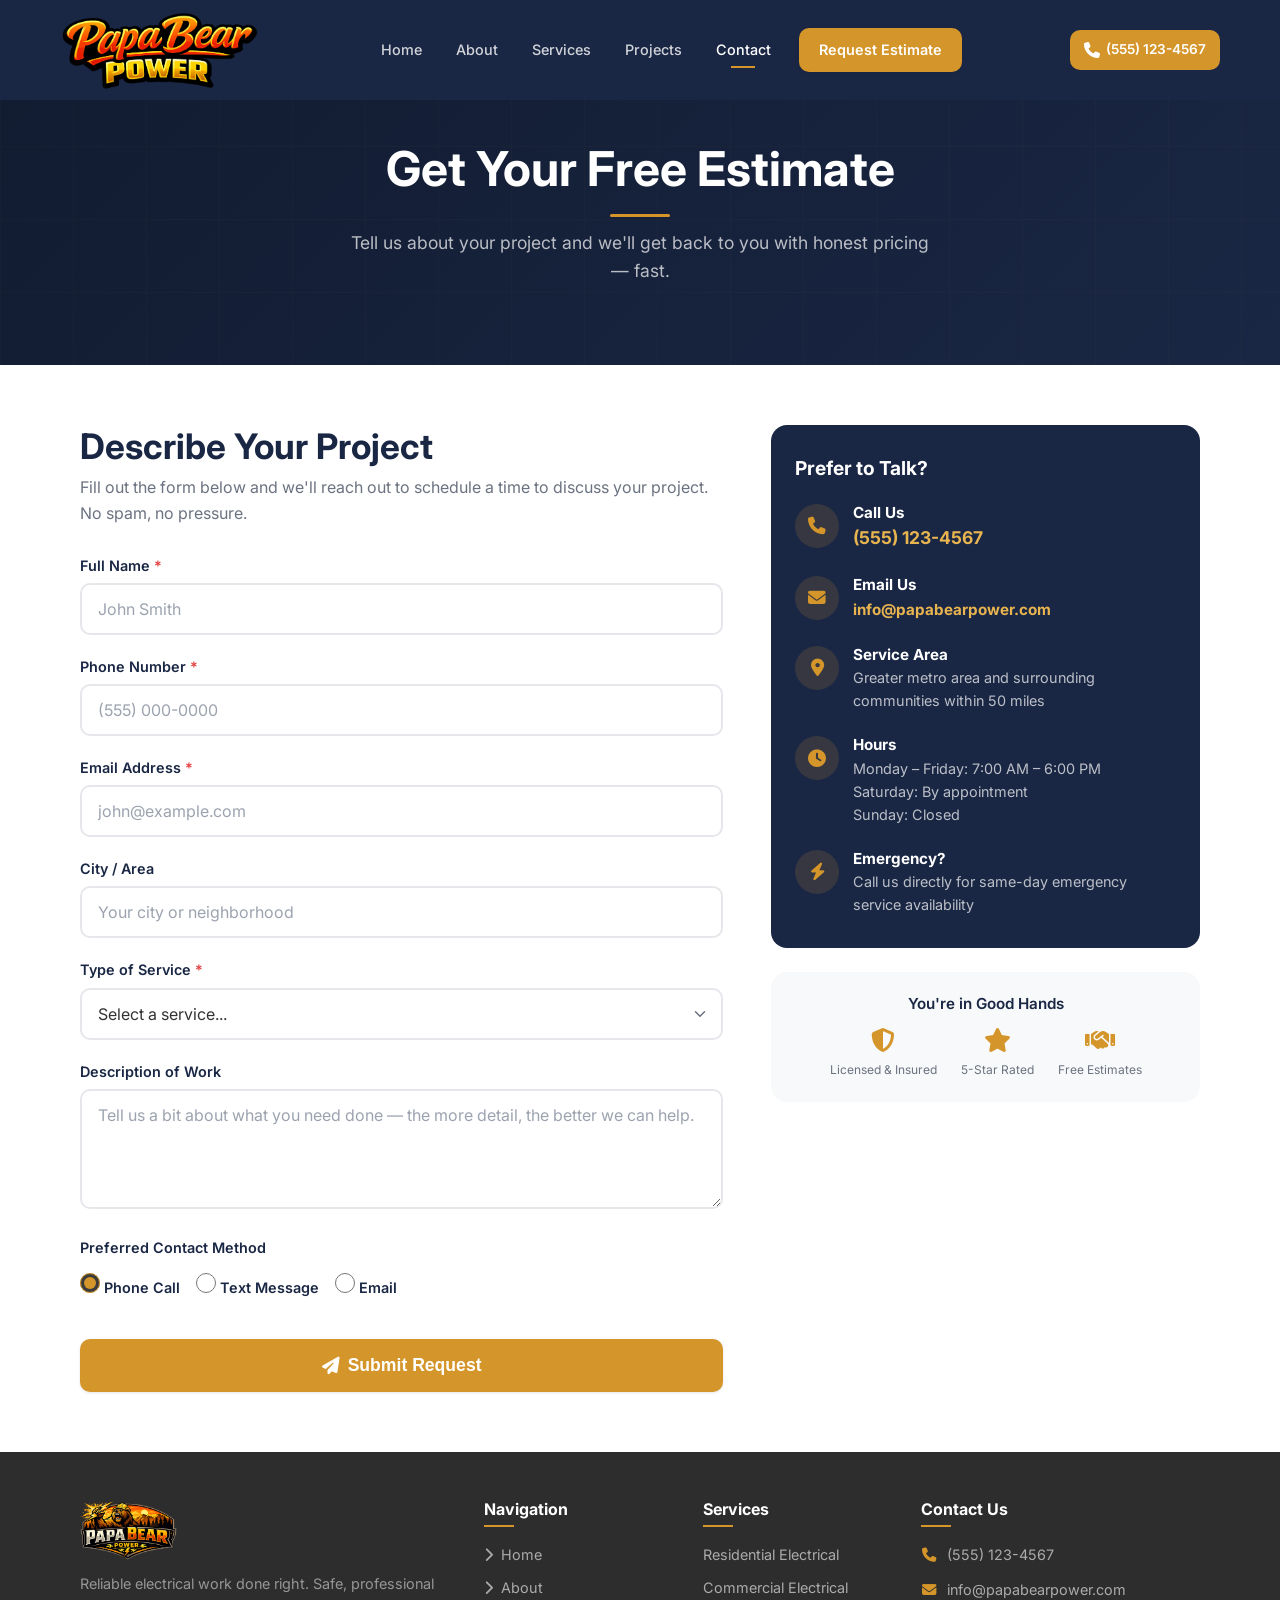
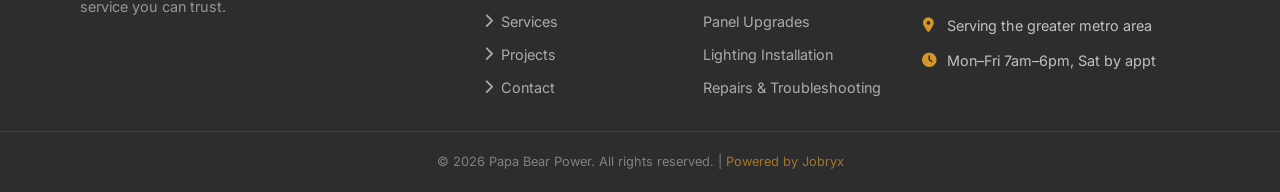
<file: contact.html>
<!DOCTYPE html>
<html lang="en">
<head>
  <meta charset="UTF-8">
  <meta name="viewport" content="width=device-width, initial-scale=1.0">
  <title>Get Your Free Estimate — Papa Bear Power</title>
  <meta name="description" content="Request a free electrical estimate from Papa Bear Power. Honest pricing, fast response, and professional service.">
  <link rel="icon" href="logo.png" type="image/png">
  <link rel="preconnect" href="https://fonts.googleapis.com">
  <link rel="preconnect" href="https://fonts.gstatic.com" crossorigin>
  <link href="https://fonts.googleapis.com/css2?family=Inter:wght@400;500;600;700;800&display=swap" rel="stylesheet">
  <link rel="stylesheet" href="https://cdnjs.cloudflare.com/ajax/libs/font-awesome/6.5.1/css/all.min.css">
  <link rel="stylesheet" href="css/styles.css">
</head>
<body>

  <!-- ===== HEADER ===== -->
  <header class="header">
    <div class="header__inner">
      <a href="index.html" class="header__logo">
        <img src="bug.png" alt="Papa Bear Power">
      </a>
      <nav class="nav-desktop">
        <a href="index.html" class="nav-desktop__link">Home</a>
        <a href="about.html" class="nav-desktop__link">About</a>
        <a href="services.html" class="nav-desktop__link">Services</a>
        <a href="projects.html" class="nav-desktop__link">Projects</a>
        <a href="contact.html" class="nav-desktop__link nav-desktop__link--active">Contact</a>
        <a href="estimate.html" class="btn btn--primary btn--sm nav-desktop__cta">Request Estimate</a>
      </nav>
      <div class="header__actions">
        <a href="tel:+15551234567" class="header__call-btn">
          <i class="fas fa-phone"></i>
          <span>(555) 123-4567</span>
        </a>
        <button class="hamburger" aria-label="Toggle navigation">
          <span class="hamburger__line"></span>
          <span class="hamburger__line"></span>
          <span class="hamburger__line"></span>
        </button>
      </div>
    </div>
  </header>

  <nav class="nav-overlay">
    <div class="nav-overlay__links">
      <a href="index.html" class="nav-overlay__link">Home</a>
      <a href="about.html" class="nav-overlay__link">About</a>
      <a href="services.html" class="nav-overlay__link">Services</a>
      <a href="projects.html" class="nav-overlay__link">Projects</a>
      <a href="contact.html" class="nav-overlay__link">Contact</a>
    </div>
    <a href="estimate.html" class="btn btn--primary nav-overlay__cta">Request Estimate</a>
  </nav>

  <!-- ===== PAGE HERO ===== -->
  <section class="page-hero">
    <div class="page-hero__content">
      <h1>Get Your Free Estimate</h1>
      <p>Tell us about your project and we'll get back to you with honest pricing — fast.</p>
    </div>
  </section>

  <!-- ===== CONTACT FORM + INFO ===== -->
  <section class="section">
    <div class="container">
      <div class="contact-layout">

        <!-- Form -->
        <div class="animate-on-scroll animate-fade-up">
          <h2 style="margin-bottom: 8px;">Describe Your Project</h2>
          <p style="color: var(--color-text-light); margin-bottom: 28px;">Fill out the form below and we'll reach out to schedule a time to discuss your project. No spam, no pressure.</p>

          <form id="estimate-form" novalidate>
            <div class="form-group">
              <label for="name">Full Name <span class="required">*</span></label>
              <input type="text" id="name" name="name" class="form-control" placeholder="John Smith" required autocomplete="name">
            </div>

            <div class="form-group">
              <label for="phone">Phone Number <span class="required">*</span></label>
              <input type="tel" id="phone" name="phone" class="form-control" placeholder="(555) 000-0000" required autocomplete="tel" inputmode="tel">
            </div>

            <div class="form-group">
              <label for="email">Email Address <span class="required">*</span></label>
              <input type="email" id="email" name="email" class="form-control" placeholder="john@example.com" required autocomplete="email" inputmode="email">
            </div>

            <div class="form-group">
              <label for="city">City / Area</label>
              <input type="text" id="city" name="city" class="form-control" placeholder="Your city or neighborhood" autocomplete="address-level2">
            </div>

            <div class="form-group">
              <label for="service-type">Type of Service <span class="required">*</span></label>
              <select id="service-type" name="service_type" class="form-control" required>
                <option value="" disabled selected>Select a service...</option>
                <option value="residential">Residential Electrical</option>
                <option value="commercial">Commercial Electrical</option>
                <option value="panel-upgrade">Panel Upgrade</option>
                <option value="lighting">Lighting Installation</option>
                <option value="repairs">Repairs &amp; Troubleshooting</option>
                <option value="wiring">Wiring / Rewiring</option>
                <option value="outdoor-security">Outdoor &amp; Security Lighting</option>
                <option value="ev-charger">EV Charger Installation</option>
                <option value="generator">Generator Hookup</option>
                <option value="other">Other / Not Sure</option>
              </select>
            </div>

            <div class="form-group">
              <label for="description">Description of Work</label>
              <textarea id="description" name="description" class="form-control" placeholder="Tell us a bit about what you need done — the more detail, the better we can help." rows="4"></textarea>
            </div>

            <div class="form-group">
              <label>Preferred Contact Method</label>
              <div class="radio-group">
                <label class="radio-option">
                  <input type="radio" name="contact_method" value="phone" checked> Phone Call
                </label>
                <label class="radio-option">
                  <input type="radio" name="contact_method" value="text"> Text Message
                </label>
                <label class="radio-option">
                  <input type="radio" name="contact_method" value="email"> Email
                </label>
              </div>
            </div>

            <button type="submit" class="btn btn--primary btn--lg" style="width: 100%;">
              <i class="fas fa-paper-plane"></i> Submit Request
            </button>
          </form>

          <!-- Success State -->
          <div class="form-success">
            <div class="form-success__icon"><i class="fas fa-check"></i></div>
            <h3>Request Received!</h3>
            <p>Thank you for reaching out. We'll review your project details and get back to you within one business day.</p>
            <a href="index.html" class="btn btn--outline" style="margin-top: 16px;">Back to Home</a>
          </div>
        </div>

        <!-- Contact Info Panel -->
        <div class="animate-on-scroll animate-fade-up" style="transition-delay: 0.15s;">
          <div class="contact-info-panel">
            <h3 style="color: var(--color-white); margin-bottom: 24px; font-size: 1.2rem;">Prefer to Talk?</h3>

            <div class="contact-info-item">
              <div class="contact-info-item__icon"><i class="fas fa-phone"></i></div>
              <div class="contact-info-item__text">
                <h4>Call Us</h4>
                <a href="tel:+15551234567">(555) 123-4567</a>
              </div>
            </div>

            <div class="contact-info-item">
              <div class="contact-info-item__icon"><i class="fas fa-envelope"></i></div>
              <div class="contact-info-item__text">
                <h4>Email Us</h4>
                <a href="mailto:info@papabearpower.com" style="font-size: 0.95rem;">info@papabearpower.com</a>
              </div>
            </div>

            <div class="contact-info-item">
              <div class="contact-info-item__icon"><i class="fas fa-map-marker-alt"></i></div>
              <div class="contact-info-item__text">
                <h4>Service Area</h4>
                <p>Greater metro area and surrounding communities within 50 miles</p>
              </div>
            </div>

            <div class="contact-info-item">
              <div class="contact-info-item__icon"><i class="fas fa-clock"></i></div>
              <div class="contact-info-item__text">
                <h4>Hours</h4>
                <p>Monday – Friday: 7:00 AM – 6:00 PM<br>Saturday: By appointment<br>Sunday: Closed</p>
              </div>
            </div>

            <div class="contact-info-item">
              <div class="contact-info-item__icon"><i class="fas fa-bolt"></i></div>
              <div class="contact-info-item__text">
                <h4>Emergency?</h4>
                <p>Call us directly for same-day emergency service availability</p>
              </div>
            </div>
          </div>

          <!-- Trust badges -->
          <div style="margin-top: 24px; padding: 20px; background: var(--color-light-bg); border-radius: var(--radius-lg); text-align: center;">
            <p style="font-weight: 600; color: var(--color-navy); margin-bottom: 12px; font-size: 0.95rem;">You're in Good Hands</p>
            <div style="display: flex; justify-content: center; gap: 24px; flex-wrap: wrap;">
              <div style="text-align: center;">
                <i class="fas fa-shield-halved" style="font-size: 1.5rem; color: var(--color-gold); display: block; margin-bottom: 4px;"></i>
                <span style="font-size: 0.75rem; color: var(--color-text-light);">Licensed &amp; Insured</span>
              </div>
              <div style="text-align: center;">
                <i class="fas fa-star" style="font-size: 1.5rem; color: var(--color-gold); display: block; margin-bottom: 4px;"></i>
                <span style="font-size: 0.75rem; color: var(--color-text-light);">5-Star Rated</span>
              </div>
              <div style="text-align: center;">
                <i class="fas fa-handshake" style="font-size: 1.5rem; color: var(--color-gold); display: block; margin-bottom: 4px;"></i>
                <span style="font-size: 0.75rem; color: var(--color-text-light);">Free Estimates</span>
              </div>
            </div>
          </div>
        </div>

      </div>
    </div>
  </section>

  <!-- ===== FOOTER ===== -->
  <footer class="footer">
    <div class="container">
      <div class="footer__grid">
        <div class="footer__brand">
          <img src="logo.png" alt="Papa Bear Power" class="footer__logo" width="160" height="80">
          <p class="footer__tagline">Reliable electrical work done right. Safe, professional service you can trust.</p>
        </div>
        <div>
          <h4 class="footer__heading">Navigation</h4>
          <div class="footer__links">
            <a href="index.html" class="footer__link"><i class="fas fa-chevron-right"></i> Home</a>
            <a href="about.html" class="footer__link"><i class="fas fa-chevron-right"></i> About</a>
            <a href="services.html" class="footer__link"><i class="fas fa-chevron-right"></i> Services</a>
            <a href="projects.html" class="footer__link"><i class="fas fa-chevron-right"></i> Projects</a>
            <a href="contact.html" class="footer__link"><i class="fas fa-chevron-right"></i> Contact</a>
          </div>
        </div>
        <div>
          <h4 class="footer__heading">Services</h4>
          <div class="footer__links">
            <a href="services.html" class="footer__link">Residential Electrical</a>
            <a href="services.html" class="footer__link">Commercial Electrical</a>
            <a href="services.html" class="footer__link">Panel Upgrades</a>
            <a href="services.html" class="footer__link">Lighting Installation</a>
            <a href="services.html" class="footer__link">Repairs &amp; Troubleshooting</a>
          </div>
        </div>
        <div>
          <h4 class="footer__heading">Contact Us</h4>
          <div class="footer__contact-item">
            <i class="fas fa-phone"></i>
            <a href="tel:+15551234567">(555) 123-4567</a>
          </div>
          <div class="footer__contact-item">
            <i class="fas fa-envelope"></i>
            <a href="mailto:info@papabearpower.com">info@papabearpower.com</a>
          </div>
          <div class="footer__contact-item">
            <i class="fas fa-map-marker-alt"></i>
            <span>Serving the greater metro area</span>
          </div>
          <div class="footer__contact-item">
            <i class="fas fa-clock"></i>
            <span>Mon–Fri 7am–6pm, Sat by appt</span>
          </div>
        </div>
      </div>
    </div>
    <div class="footer__bottom">
      <div class="container">
        &copy; 2026 Papa Bear Power. All rights reserved. | <a href="#">Powered by Jobryx</a>
      </div>
    </div>
  </footer>

  <!-- ===== MOBILE CTA BAR ===== -->
  <div class="mobile-cta-bar">
    <a href="tel:+15551234567" class="mobile-cta-bar__btn">
      <i class="fas fa-phone"></i> Call Now
    </a>
    <a href="estimate.html" class="mobile-cta-bar__btn">
      <i class="fas fa-file-lines"></i> Request Estimate
    </a>
  </div>

  <script src="js/main.js"></script>
</body>
</html>
</file>
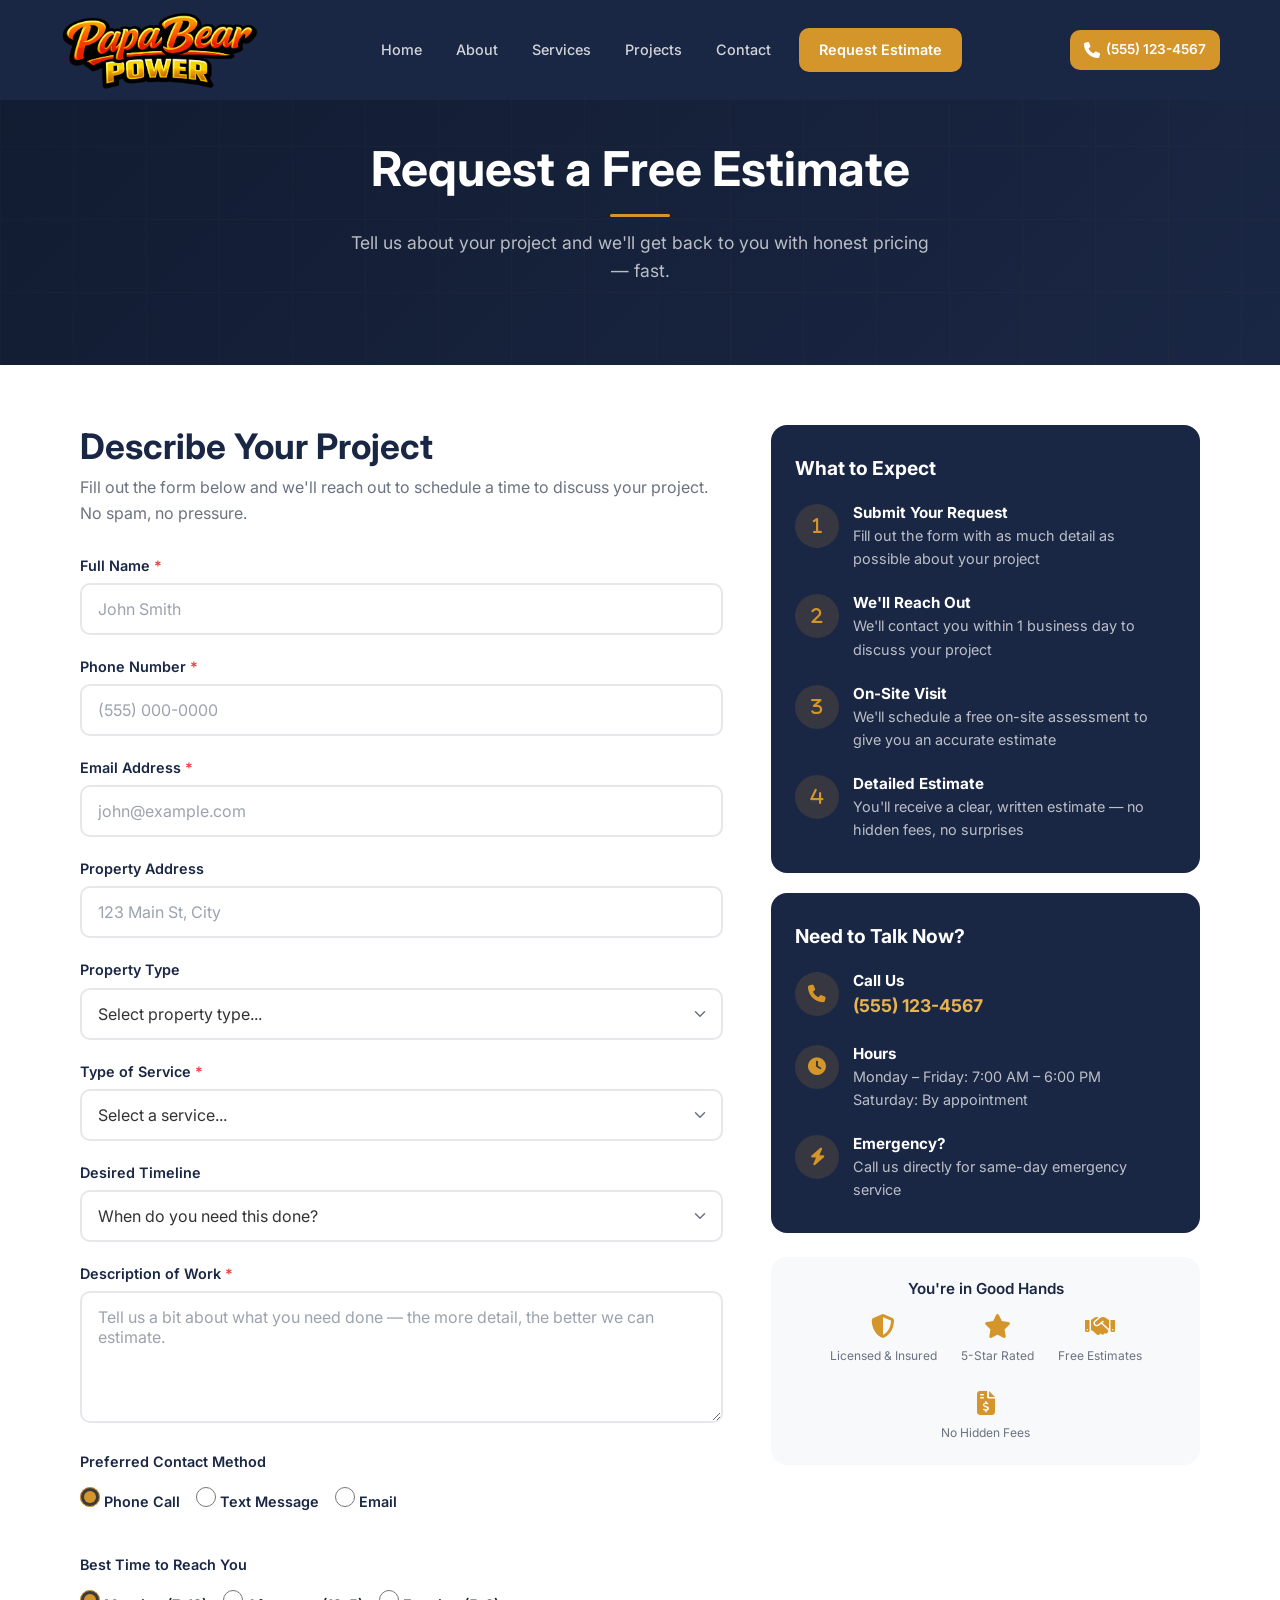
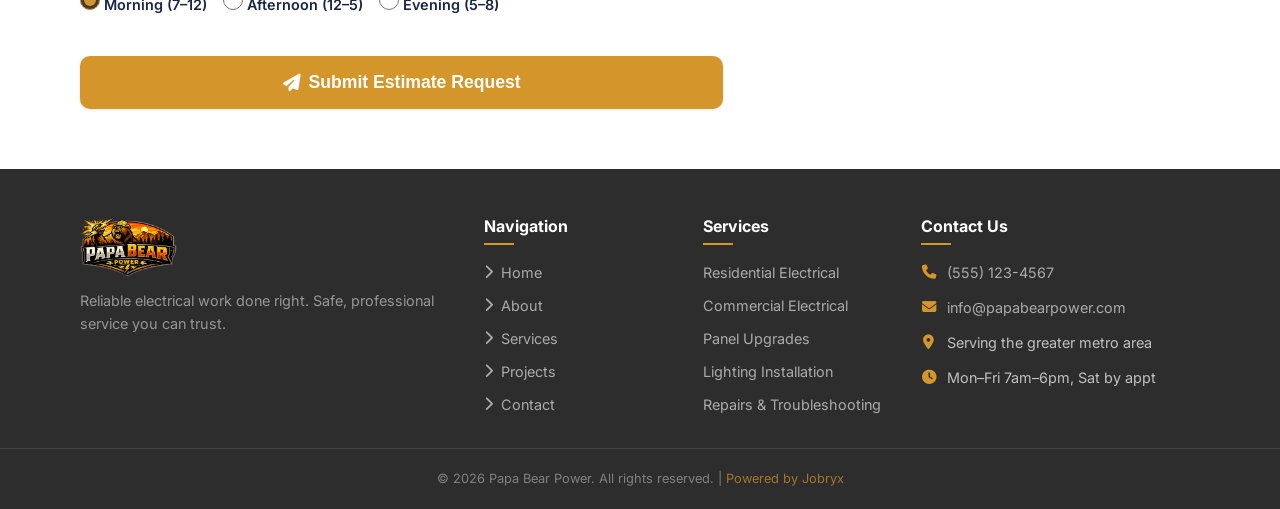
<file: estimate.html>
<!DOCTYPE html>
<html lang="en">
<head>
  <meta charset="UTF-8">
  <meta name="viewport" content="width=device-width, initial-scale=1.0">
  <title>Request a Free Estimate — Papa Bear Power</title>
  <meta name="description" content="Request a free electrical estimate from Papa Bear Power. Honest pricing, fast response, and professional service.">
  <link rel="icon" href="logo.png" type="image/png">
  <link rel="preconnect" href="https://fonts.googleapis.com">
  <link rel="preconnect" href="https://fonts.gstatic.com" crossorigin>
  <link href="https://fonts.googleapis.com/css2?family=Inter:wght@400;500;600;700;800&display=swap" rel="stylesheet">
  <link rel="stylesheet" href="https://cdnjs.cloudflare.com/ajax/libs/font-awesome/6.5.1/css/all.min.css">
  <link rel="stylesheet" href="css/styles.css">
</head>
<body>

  <!-- ===== HEADER ===== -->
  <header class="header">
    <div class="header__inner">
      <a href="index.html" class="header__logo">
        <img src="bug.png" alt="Papa Bear Power">
      </a>
      <nav class="nav-desktop">
        <a href="index.html" class="nav-desktop__link">Home</a>
        <a href="about.html" class="nav-desktop__link">About</a>
        <a href="services.html" class="nav-desktop__link">Services</a>
        <a href="projects.html" class="nav-desktop__link">Projects</a>
        <a href="contact.html" class="nav-desktop__link">Contact</a>
        <a href="estimate.html" class="btn btn--primary btn--sm nav-desktop__cta">Request Estimate</a>
      </nav>
      <div class="header__actions">
        <a href="tel:+15551234567" class="header__call-btn">
          <i class="fas fa-phone"></i>
          <span>(555) 123-4567</span>
        </a>
        <button class="hamburger" aria-label="Toggle navigation">
          <span class="hamburger__line"></span>
          <span class="hamburger__line"></span>
          <span class="hamburger__line"></span>
        </button>
      </div>
    </div>
  </header>

  <nav class="nav-overlay">
    <div class="nav-overlay__links">
      <a href="index.html" class="nav-overlay__link">Home</a>
      <a href="about.html" class="nav-overlay__link">About</a>
      <a href="services.html" class="nav-overlay__link">Services</a>
      <a href="projects.html" class="nav-overlay__link">Projects</a>
      <a href="contact.html" class="nav-overlay__link">Contact</a>
    </div>
    <a href="estimate.html" class="btn btn--primary nav-overlay__cta">Request Estimate</a>
  </nav>

  <!-- ===== PAGE HERO ===== -->
  <section class="page-hero">
    <div class="page-hero__content">
      <h1>Request a Free Estimate</h1>
      <p>Tell us about your project and we'll get back to you with honest pricing — fast.</p>
    </div>
  </section>

  <!-- ===== ESTIMATE FORM + INFO ===== -->
  <section class="section">
    <div class="container">
      <div class="contact-layout">

        <!-- Form -->
        <div class="animate-on-scroll animate-fade-up">
          <h2 style="margin-bottom: 8px;">Describe Your Project</h2>
          <p style="color: var(--color-text-light); margin-bottom: 28px;">Fill out the form below and we'll reach out to schedule a time to discuss your project. No spam, no pressure.</p>

          <form id="estimate-form" novalidate>
            <div class="form-group">
              <label for="name">Full Name <span class="required">*</span></label>
              <input type="text" id="name" name="name" class="form-control" placeholder="John Smith" required autocomplete="name">
            </div>

            <div class="form-group">
              <label for="phone">Phone Number <span class="required">*</span></label>
              <input type="tel" id="phone" name="phone" class="form-control" placeholder="(555) 000-0000" required autocomplete="tel" inputmode="tel">
            </div>

            <div class="form-group">
              <label for="email">Email Address <span class="required">*</span></label>
              <input type="email" id="email" name="email" class="form-control" placeholder="john@example.com" required autocomplete="email" inputmode="email">
            </div>

            <div class="form-group">
              <label for="address">Property Address</label>
              <input type="text" id="address" name="address" class="form-control" placeholder="123 Main St, City" autocomplete="street-address">
            </div>

            <div class="form-group">
              <label for="property-type">Property Type</label>
              <select id="property-type" name="property_type" class="form-control">
                <option value="" disabled selected>Select property type...</option>
                <option value="residential">Residential (Single Family)</option>
                <option value="multi-family">Residential (Multi-Family)</option>
                <option value="commercial">Commercial</option>
                <option value="industrial">Industrial</option>
                <option value="agricultural">Agricultural / Barn</option>
                <option value="other">Other</option>
              </select>
            </div>

            <div class="form-group">
              <label for="service-type">Type of Service <span class="required">*</span></label>
              <select id="service-type" name="service_type" class="form-control" required>
                <option value="" disabled selected>Select a service...</option>
                <option value="residential">Residential Electrical</option>
                <option value="commercial">Commercial Electrical</option>
                <option value="panel-upgrade">Panel Upgrade</option>
                <option value="lighting">Lighting Installation</option>
                <option value="repairs">Repairs &amp; Troubleshooting</option>
                <option value="wiring">Wiring / Rewiring</option>
                <option value="outdoor-security">Outdoor &amp; Security Lighting</option>
                <option value="ev-charger">EV Charger Installation</option>
                <option value="generator">Generator Hookup</option>
                <option value="other">Other / Not Sure</option>
              </select>
            </div>

            <div class="form-group">
              <label for="timeline">Desired Timeline</label>
              <select id="timeline" name="timeline" class="form-control">
                <option value="" disabled selected>When do you need this done?</option>
                <option value="emergency">Emergency / ASAP</option>
                <option value="this-week">This Week</option>
                <option value="this-month">Within the Next Month</option>
                <option value="flexible">Flexible / No Rush</option>
                <option value="planning">Just Planning Ahead</option>
              </select>
            </div>

            <div class="form-group">
              <label for="description">Description of Work <span class="required">*</span></label>
              <textarea id="description" name="description" class="form-control" placeholder="Tell us a bit about what you need done — the more detail, the better we can estimate." rows="5" required></textarea>
            </div>

            <div class="form-group">
              <label>Preferred Contact Method</label>
              <div class="radio-group">
                <label class="radio-option">
                  <input type="radio" name="contact_method" value="phone" checked> Phone Call
                </label>
                <label class="radio-option">
                  <input type="radio" name="contact_method" value="text"> Text Message
                </label>
                <label class="radio-option">
                  <input type="radio" name="contact_method" value="email"> Email
                </label>
              </div>
            </div>

            <div class="form-group">
              <label>Best Time to Reach You</label>
              <div class="radio-group">
                <label class="radio-option">
                  <input type="radio" name="best_time" value="morning" checked> Morning (7–12)
                </label>
                <label class="radio-option">
                  <input type="radio" name="best_time" value="afternoon"> Afternoon (12–5)
                </label>
                <label class="radio-option">
                  <input type="radio" name="best_time" value="evening"> Evening (5–8)
                </label>
              </div>
            </div>

            <button type="submit" class="btn btn--primary btn--lg" style="width: 100%;">
              <i class="fas fa-paper-plane"></i> Submit Estimate Request
            </button>
          </form>

          <!-- Success State -->
          <div class="form-success">
            <div class="form-success__icon"><i class="fas fa-check"></i></div>
            <h3>Estimate Request Received!</h3>
            <p>Thank you for reaching out. We'll review your project details and get back to you within one business day with an estimate.</p>
            <a href="index.html" class="btn btn--outline" style="margin-top: 16px;">Back to Home</a>
          </div>
        </div>

        <!-- Info Panel -->
        <div class="animate-on-scroll animate-fade-up" style="transition-delay: 0.15s;">
          <div class="contact-info-panel">
            <h3 style="color: var(--color-white); margin-bottom: 24px; font-size: 1.2rem;">What to Expect</h3>

            <div class="contact-info-item">
              <div class="contact-info-item__icon"><i class="fas fa-1"></i></div>
              <div class="contact-info-item__text">
                <h4>Submit Your Request</h4>
                <p>Fill out the form with as much detail as possible about your project</p>
              </div>
            </div>

            <div class="contact-info-item">
              <div class="contact-info-item__icon"><i class="fas fa-2"></i></div>
              <div class="contact-info-item__text">
                <h4>We'll Reach Out</h4>
                <p>We'll contact you within 1 business day to discuss your project</p>
              </div>
            </div>

            <div class="contact-info-item">
              <div class="contact-info-item__icon"><i class="fas fa-3"></i></div>
              <div class="contact-info-item__text">
                <h4>On-Site Visit</h4>
                <p>We'll schedule a free on-site assessment to give you an accurate estimate</p>
              </div>
            </div>

            <div class="contact-info-item">
              <div class="contact-info-item__icon"><i class="fas fa-4"></i></div>
              <div class="contact-info-item__text">
                <h4>Detailed Estimate</h4>
                <p>You'll receive a clear, written estimate — no hidden fees, no surprises</p>
              </div>
            </div>
          </div>

          <div class="contact-info-panel" style="margin-top: 20px;">
            <h3 style="color: var(--color-white); margin-bottom: 24px; font-size: 1.2rem;">Need to Talk Now?</h3>

            <div class="contact-info-item">
              <div class="contact-info-item__icon"><i class="fas fa-phone"></i></div>
              <div class="contact-info-item__text">
                <h4>Call Us</h4>
                <a href="tel:+15551234567">(555) 123-4567</a>
              </div>
            </div>

            <div class="contact-info-item">
              <div class="contact-info-item__icon"><i class="fas fa-clock"></i></div>
              <div class="contact-info-item__text">
                <h4>Hours</h4>
                <p>Monday – Friday: 7:00 AM – 6:00 PM<br>Saturday: By appointment</p>
              </div>
            </div>

            <div class="contact-info-item">
              <div class="contact-info-item__icon"><i class="fas fa-bolt"></i></div>
              <div class="contact-info-item__text">
                <h4>Emergency?</h4>
                <p>Call us directly for same-day emergency service</p>
              </div>
            </div>
          </div>

          <!-- Trust badges -->
          <div style="margin-top: 24px; padding: 20px; background: var(--color-light-bg); border-radius: var(--radius-lg); text-align: center;">
            <p style="font-weight: 600; color: var(--color-navy); margin-bottom: 12px; font-size: 0.95rem;">You're in Good Hands</p>
            <div style="display: flex; justify-content: center; gap: 24px; flex-wrap: wrap;">
              <div style="text-align: center;">
                <i class="fas fa-shield-halved" style="font-size: 1.5rem; color: var(--color-gold); display: block; margin-bottom: 4px;"></i>
                <span style="font-size: 0.75rem; color: var(--color-text-light);">Licensed &amp; Insured</span>
              </div>
              <div style="text-align: center;">
                <i class="fas fa-star" style="font-size: 1.5rem; color: var(--color-gold); display: block; margin-bottom: 4px;"></i>
                <span style="font-size: 0.75rem; color: var(--color-text-light);">5-Star Rated</span>
              </div>
              <div style="text-align: center;">
                <i class="fas fa-handshake" style="font-size: 1.5rem; color: var(--color-gold); display: block; margin-bottom: 4px;"></i>
                <span style="font-size: 0.75rem; color: var(--color-text-light);">Free Estimates</span>
              </div>
              <div style="text-align: center;">
                <i class="fas fa-file-invoice-dollar" style="font-size: 1.5rem; color: var(--color-gold); display: block; margin-bottom: 4px;"></i>
                <span style="font-size: 0.75rem; color: var(--color-text-light);">No Hidden Fees</span>
              </div>
            </div>
          </div>
        </div>

      </div>
    </div>
  </section>

  <!-- ===== FOOTER ===== -->
  <footer class="footer">
    <div class="container">
      <div class="footer__grid">
        <div class="footer__brand">
          <img src="logo.png" alt="Papa Bear Power" class="footer__logo" width="160" height="80">
          <p class="footer__tagline">Reliable electrical work done right. Safe, professional service you can trust.</p>
        </div>
        <div>
          <h4 class="footer__heading">Navigation</h4>
          <div class="footer__links">
            <a href="index.html" class="footer__link"><i class="fas fa-chevron-right"></i> Home</a>
            <a href="about.html" class="footer__link"><i class="fas fa-chevron-right"></i> About</a>
            <a href="services.html" class="footer__link"><i class="fas fa-chevron-right"></i> Services</a>
            <a href="projects.html" class="footer__link"><i class="fas fa-chevron-right"></i> Projects</a>
            <a href="contact.html" class="footer__link"><i class="fas fa-chevron-right"></i> Contact</a>
          </div>
        </div>
        <div>
          <h4 class="footer__heading">Services</h4>
          <div class="footer__links">
            <a href="services.html" class="footer__link">Residential Electrical</a>
            <a href="services.html" class="footer__link">Commercial Electrical</a>
            <a href="services.html" class="footer__link">Panel Upgrades</a>
            <a href="services.html" class="footer__link">Lighting Installation</a>
            <a href="services.html" class="footer__link">Repairs &amp; Troubleshooting</a>
          </div>
        </div>
        <div>
          <h4 class="footer__heading">Contact Us</h4>
          <div class="footer__contact-item">
            <i class="fas fa-phone"></i>
            <a href="tel:+15551234567">(555) 123-4567</a>
          </div>
          <div class="footer__contact-item">
            <i class="fas fa-envelope"></i>
            <a href="mailto:info@papabearpower.com">info@papabearpower.com</a>
          </div>
          <div class="footer__contact-item">
            <i class="fas fa-map-marker-alt"></i>
            <span>Serving the greater metro area</span>
          </div>
          <div class="footer__contact-item">
            <i class="fas fa-clock"></i>
            <span>Mon–Fri 7am–6pm, Sat by appt</span>
          </div>
        </div>
      </div>
    </div>
    <div class="footer__bottom">
      <div class="container">
        &copy; 2026 Papa Bear Power. All rights reserved. | <a href="#">Powered by Jobryx</a>
      </div>
    </div>
  </footer>

  <!-- ===== MOBILE CTA BAR ===== -->
  <div class="mobile-cta-bar">
    <a href="tel:+15551234567" class="mobile-cta-bar__btn">
      <i class="fas fa-phone"></i> Call Now
    </a>
    <a href="estimate.html" class="mobile-cta-bar__btn">
      <i class="fas fa-file-lines"></i> Request Estimate
    </a>
  </div>

  <script src="js/main.js"></script>
</body>
</html>
</file>
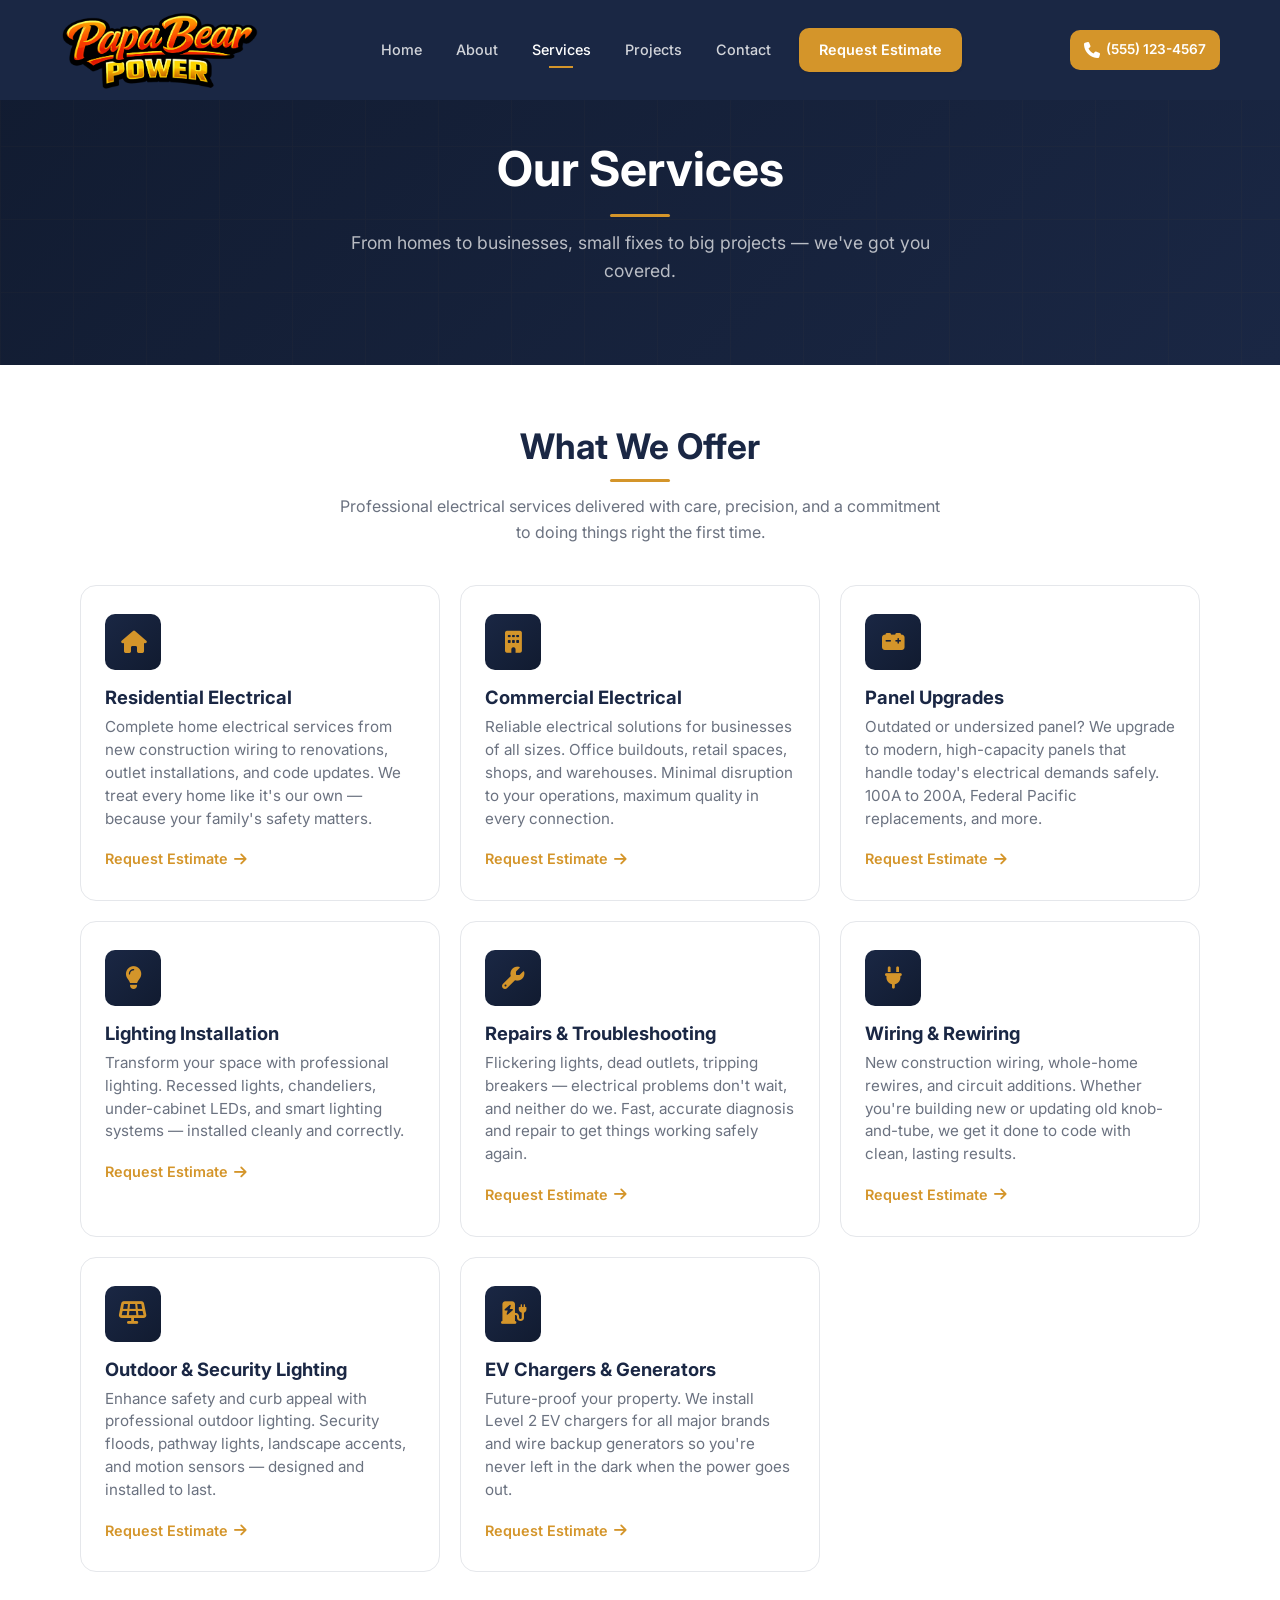
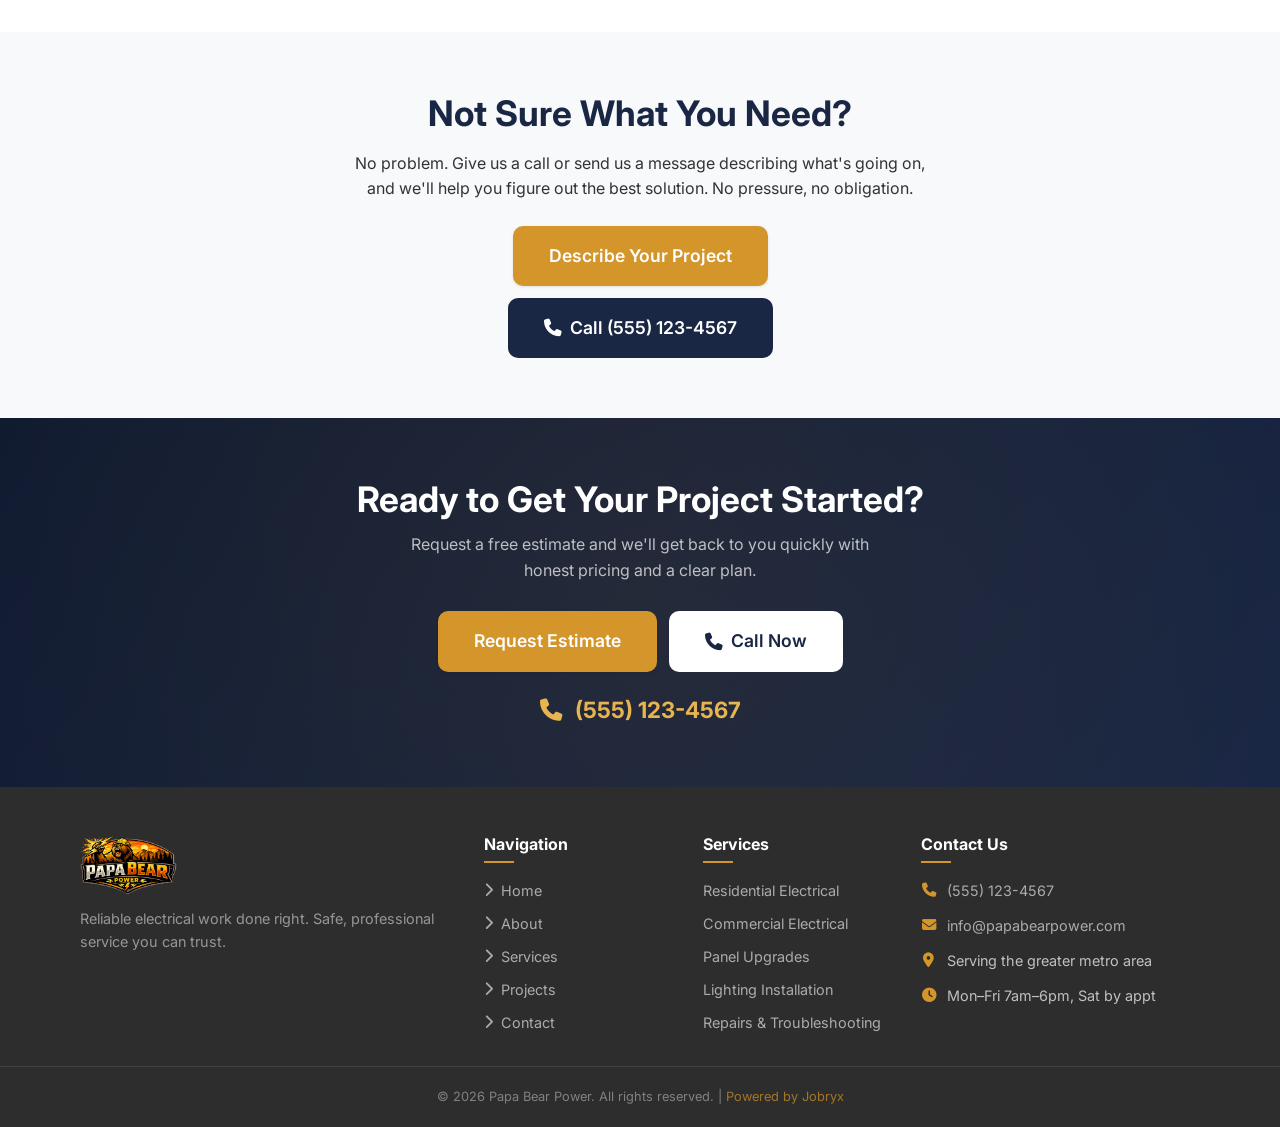
<file: services.html>
<!DOCTYPE html>
<html lang="en">
<head>
  <meta charset="UTF-8">
  <meta name="viewport" content="width=device-width, initial-scale=1.0">
  <title>Our Services — Papa Bear Power</title>
  <meta name="description" content="Papa Bear Power offers residential and commercial electrical services including panel upgrades, lighting, wiring, repairs, EV chargers, and more.">
  <link rel="icon" href="logo.png" type="image/png">
  <link rel="preconnect" href="https://fonts.googleapis.com">
  <link rel="preconnect" href="https://fonts.gstatic.com" crossorigin>
  <link href="https://fonts.googleapis.com/css2?family=Inter:wght@400;500;600;700;800&display=swap" rel="stylesheet">
  <link rel="stylesheet" href="https://cdnjs.cloudflare.com/ajax/libs/font-awesome/6.5.1/css/all.min.css">
  <link rel="stylesheet" href="css/styles.css">
</head>
<body>

  <!-- ===== HEADER ===== -->
  <header class="header">
    <div class="header__inner">
      <a href="index.html" class="header__logo">
        <img src="bug.png" alt="Papa Bear Power">
      </a>
      <nav class="nav-desktop">
        <a href="index.html" class="nav-desktop__link">Home</a>
        <a href="about.html" class="nav-desktop__link">About</a>
        <a href="services.html" class="nav-desktop__link nav-desktop__link--active">Services</a>
        <a href="projects.html" class="nav-desktop__link">Projects</a>
        <a href="contact.html" class="nav-desktop__link">Contact</a>
        <a href="estimate.html" class="btn btn--primary btn--sm nav-desktop__cta">Request Estimate</a>
      </nav>
      <div class="header__actions">
        <a href="tel:+15551234567" class="header__call-btn">
          <i class="fas fa-phone"></i>
          <span>(555) 123-4567</span>
        </a>
        <button class="hamburger" aria-label="Toggle navigation">
          <span class="hamburger__line"></span>
          <span class="hamburger__line"></span>
          <span class="hamburger__line"></span>
        </button>
      </div>
    </div>
  </header>

  <nav class="nav-overlay">
    <div class="nav-overlay__links">
      <a href="index.html" class="nav-overlay__link">Home</a>
      <a href="about.html" class="nav-overlay__link">About</a>
      <a href="services.html" class="nav-overlay__link">Services</a>
      <a href="projects.html" class="nav-overlay__link">Projects</a>
      <a href="contact.html" class="nav-overlay__link">Contact</a>
    </div>
    <a href="estimate.html" class="btn btn--primary nav-overlay__cta">Request Estimate</a>
  </nav>

  <!-- ===== PAGE HERO ===== -->
  <section class="page-hero">
    <div class="page-hero__content">
      <h1>Our Services</h1>
      <p>From homes to businesses, small fixes to big projects — we've got you covered.</p>
    </div>
  </section>

  <!-- ===== SERVICES GRID ===== -->
  <section class="section">
    <div class="container">
      <div class="section-header animate-on-scroll animate-fade-up">
        <h2>What We Offer</h2>
        <p>Professional electrical services delivered with care, precision, and a commitment to doing things right the first time.</p>
      </div>
      <div class="services-grid stagger-children">

        <!-- Residential -->
        <div class="service-card animate-on-scroll animate-fade-up">
          <div class="service-card__icon"><i class="fas fa-house"></i></div>
          <h3 class="service-card__title">Residential Electrical</h3>
          <p class="service-card__text">Complete home electrical services from new construction wiring to renovations, outlet installations, and code updates. We treat every home like it's our own — because your family's safety matters.</p>
          <a href="estimate.html" class="service-card__link">Request Estimate <i class="fas fa-arrow-right"></i></a>
        </div>

        <!-- Commercial -->
        <div class="service-card animate-on-scroll animate-fade-up">
          <div class="service-card__icon"><i class="fas fa-building"></i></div>
          <h3 class="service-card__title">Commercial Electrical</h3>
          <p class="service-card__text">Reliable electrical solutions for businesses of all sizes. Office buildouts, retail spaces, shops, and warehouses. Minimal disruption to your operations, maximum quality in every connection.</p>
          <a href="estimate.html" class="service-card__link">Request Estimate <i class="fas fa-arrow-right"></i></a>
        </div>

        <!-- Panel Upgrades -->
        <div class="service-card animate-on-scroll animate-fade-up">
          <div class="service-card__icon"><i class="fas fa-car-battery"></i></div>
          <h3 class="service-card__title">Panel Upgrades</h3>
          <p class="service-card__text">Outdated or undersized panel? We upgrade to modern, high-capacity panels that handle today's electrical demands safely. 100A to 200A, Federal Pacific replacements, and more.</p>
          <a href="estimate.html" class="service-card__link">Request Estimate <i class="fas fa-arrow-right"></i></a>
        </div>

        <!-- Lighting -->
        <div class="service-card animate-on-scroll animate-fade-up">
          <div class="service-card__icon"><i class="fas fa-lightbulb"></i></div>
          <h3 class="service-card__title">Lighting Installation</h3>
          <p class="service-card__text">Transform your space with professional lighting. Recessed lights, chandeliers, under-cabinet LEDs, and smart lighting systems — installed cleanly and correctly.</p>
          <a href="estimate.html" class="service-card__link">Request Estimate <i class="fas fa-arrow-right"></i></a>
        </div>

        <!-- Repairs -->
        <div class="service-card animate-on-scroll animate-fade-up">
          <div class="service-card__icon"><i class="fas fa-wrench"></i></div>
          <h3 class="service-card__title">Repairs &amp; Troubleshooting</h3>
          <p class="service-card__text">Flickering lights, dead outlets, tripping breakers — electrical problems don't wait, and neither do we. Fast, accurate diagnosis and repair to get things working safely again.</p>
          <a href="estimate.html" class="service-card__link">Request Estimate <i class="fas fa-arrow-right"></i></a>
        </div>

        <!-- Wiring -->
        <div class="service-card animate-on-scroll animate-fade-up">
          <div class="service-card__icon"><i class="fas fa-plug"></i></div>
          <h3 class="service-card__title">Wiring &amp; Rewiring</h3>
          <p class="service-card__text">New construction wiring, whole-home rewires, and circuit additions. Whether you're building new or updating old knob-and-tube, we get it done to code with clean, lasting results.</p>
          <a href="estimate.html" class="service-card__link">Request Estimate <i class="fas fa-arrow-right"></i></a>
        </div>

        <!-- Outdoor / Security -->
        <div class="service-card animate-on-scroll animate-fade-up">
          <div class="service-card__icon"><i class="fas fa-solar-panel"></i></div>
          <h3 class="service-card__title">Outdoor &amp; Security Lighting</h3>
          <p class="service-card__text">Enhance safety and curb appeal with professional outdoor lighting. Security floods, pathway lights, landscape accents, and motion sensors — designed and installed to last.</p>
          <a href="estimate.html" class="service-card__link">Request Estimate <i class="fas fa-arrow-right"></i></a>
        </div>

        <!-- EV / Generators -->
        <div class="service-card animate-on-scroll animate-fade-up">
          <div class="service-card__icon"><i class="fas fa-charging-station"></i></div>
          <h3 class="service-card__title">EV Chargers &amp; Generators</h3>
          <p class="service-card__text">Future-proof your property. We install Level 2 EV chargers for all major brands and wire backup generators so you're never left in the dark when the power goes out.</p>
          <a href="estimate.html" class="service-card__link">Request Estimate <i class="fas fa-arrow-right"></i></a>
        </div>

      </div>
    </div>
  </section>

  <!-- ===== NOT SURE WHAT YOU NEED? ===== -->
  <section class="section section--gray">
    <div class="container">
      <div class="text-center animate-on-scroll animate-fade-up" style="max-width: 600px; margin: 0 auto;">
        <h2 style="margin-bottom: 16px;">Not Sure What You Need?</h2>
        <p>No problem. Give us a call or send us a message describing what's going on, and we'll help you figure out the best solution. No pressure, no obligation.</p>
        <div style="display: flex; flex-direction: column; gap: 12px; align-items: center; margin-top: 24px;">
          <a href="estimate.html" class="btn btn--primary btn--lg">Describe Your Project</a>
          <a href="tel:+15551234567" class="btn btn--dark btn--lg"><i class="fas fa-phone"></i> Call (555) 123-4567</a>
        </div>
      </div>
    </div>
  </section>

  <!-- ===== CTA SECTION ===== -->
  <section class="cta-section">
    <div class="cta-section__content">
      <h2 class="animate-on-scroll animate-fade-up">Ready to Get Your Project Started?</h2>
      <p class="animate-on-scroll animate-fade-up">Request a free estimate and we'll get back to you quickly with honest pricing and a clear plan.</p>
      <div class="cta-section__buttons animate-on-scroll animate-fade-up">
        <a href="estimate.html" class="btn btn--primary btn--lg btn--pulse">Request Estimate</a>
        <a href="tel:+15551234567" class="btn btn--white btn--lg"><i class="fas fa-phone"></i> Call Now</a>
      </div>
      <div class="cta-section__phone animate-on-scroll animate-fade-up">
        <a href="tel:+15551234567"><i class="fas fa-phone"></i> (555) 123-4567</a>
      </div>
    </div>
  </section>

  <!-- ===== FOOTER ===== -->
  <footer class="footer">
    <div class="container">
      <div class="footer__grid">
        <div class="footer__brand">
          <img src="logo.png" alt="Papa Bear Power" class="footer__logo" width="160" height="80">
          <p class="footer__tagline">Reliable electrical work done right. Safe, professional service you can trust.</p>
        </div>
        <div>
          <h4 class="footer__heading">Navigation</h4>
          <div class="footer__links">
            <a href="index.html" class="footer__link"><i class="fas fa-chevron-right"></i> Home</a>
            <a href="about.html" class="footer__link"><i class="fas fa-chevron-right"></i> About</a>
            <a href="services.html" class="footer__link"><i class="fas fa-chevron-right"></i> Services</a>
            <a href="projects.html" class="footer__link"><i class="fas fa-chevron-right"></i> Projects</a>
            <a href="contact.html" class="footer__link"><i class="fas fa-chevron-right"></i> Contact</a>
          </div>
        </div>
        <div>
          <h4 class="footer__heading">Services</h4>
          <div class="footer__links">
            <a href="services.html" class="footer__link">Residential Electrical</a>
            <a href="services.html" class="footer__link">Commercial Electrical</a>
            <a href="services.html" class="footer__link">Panel Upgrades</a>
            <a href="services.html" class="footer__link">Lighting Installation</a>
            <a href="services.html" class="footer__link">Repairs &amp; Troubleshooting</a>
          </div>
        </div>
        <div>
          <h4 class="footer__heading">Contact Us</h4>
          <div class="footer__contact-item">
            <i class="fas fa-phone"></i>
            <a href="tel:+15551234567">(555) 123-4567</a>
          </div>
          <div class="footer__contact-item">
            <i class="fas fa-envelope"></i>
            <a href="mailto:info@papabearpower.com">info@papabearpower.com</a>
          </div>
          <div class="footer__contact-item">
            <i class="fas fa-map-marker-alt"></i>
            <span>Serving the greater metro area</span>
          </div>
          <div class="footer__contact-item">
            <i class="fas fa-clock"></i>
            <span>Mon–Fri 7am–6pm, Sat by appt</span>
          </div>
        </div>
      </div>
    </div>
    <div class="footer__bottom">
      <div class="container">
        &copy; 2026 Papa Bear Power. All rights reserved. | <a href="#">Powered by Jobryx</a>
      </div>
    </div>
  </footer>

  <!-- ===== MOBILE CTA BAR ===== -->
  <div class="mobile-cta-bar">
    <a href="tel:+15551234567" class="mobile-cta-bar__btn">
      <i class="fas fa-phone"></i> Call Now
    </a>
    <a href="estimate.html" class="mobile-cta-bar__btn">
      <i class="fas fa-file-lines"></i> Request Estimate
    </a>
  </div>

  <script src="js/main.js"></script>
</body>
</html>
</file>
<file: css/styles.css>
/* ============================================
   PAPA BEAR POWER — Main Stylesheet
   Mobile-first responsive design
   ============================================ */

/* --- CSS Custom Properties --- */

/* --- Logo Toggle Button --- */
.logo-toggle {
  position: fixed;
  top: 80px;
  right: 16px;
  z-index: 1100;
  background: var(--color-navy);
  color: var(--color-gold);
  border: 2px solid var(--color-gold);
  border-radius: var(--radius-pill, 50px);
  padding: 8px 16px;
  font-family: 'Inter', sans-serif;
  font-size: 0.8rem;
  font-weight: 600;
  cursor: pointer;
  display: flex;
  align-items: center;
  gap: 8px;
  box-shadow: 0 4px 20px rgba(0,0,0,0.3);
  transition: all 0.3s ease;
  white-space: nowrap;
}

.logo-toggle:hover {
  background: var(--color-gold);
  color: var(--color-navy);
  transform: scale(1.05);
}

.logo-toggle i {
  font-size: 0.9rem;
}

/* Shrink hero logo when Logo B is active */
.logo-b-active .hero__logo-wrap {
  width: 70vw;
  max-width: 380px;
  height: auto;
  margin-top: 40px;
  margin-bottom: 32px;
}

:root {
  --color-navy: #1a2744;
  --color-navy-dark: #111b30;
  --color-charcoal: #2d2d2d;
  --color-gold: #d4952a;
  --color-gold-light: #e8b44f;
  --color-gold-dark: #b87d1e;
  --color-electric-blue: #3b82f6;
  --color-light-bg: #f8f9fa;
  --color-white: #ffffff;
  --color-text: #333333;
  --color-text-light: #6b7280;
  --color-border: #e5e7eb;

  --font-heading: 'Inter', 'Segoe UI', system-ui, -apple-system, sans-serif;
  --font-body: 'Inter', 'Segoe UI', system-ui, -apple-system, sans-serif;

  --shadow-sm: 0 1px 3px rgba(0,0,0,0.1);
  --shadow-md: 0 4px 12px rgba(0,0,0,0.12);
  --shadow-lg: 0 8px 30px rgba(0,0,0,0.15);
  --shadow-glow: 0 0 20px rgba(212,149,42,0.4);

  --radius-sm: 6px;
  --radius-md: 10px;
  --radius-lg: 16px;
  --radius-xl: 24px;

  --transition-fast: 0.2s ease;
  --transition-base: 0.3s ease;
  --transition-slow: 0.5s ease;
  --transition-spring: 0.4s cubic-bezier(0.34, 1.56, 0.64, 1);
}

/* --- Reset & Base --- */
*,
*::before,
*::after {
  box-sizing: border-box;
  margin: 0;
  padding: 0;
}

html {
  scroll-behavior: smooth;
  -webkit-text-size-adjust: 100%;
}

body {
  font-family: var(--font-body);
  font-size: 16px;
  line-height: 1.6;
  color: var(--color-text);
  background: var(--color-white);
  overflow-x: hidden;
  -webkit-font-smoothing: antialiased;
}

img {
  max-width: 100%;
  height: auto;
  display: block;
}

a {
  color: var(--color-gold);
  text-decoration: none;
  transition: color var(--transition-fast);
}

a:hover {
  color: var(--color-gold-light);
}

h1, h2, h3, h4, h5, h6 {
  font-family: var(--font-heading);
  font-weight: 700;
  line-height: 1.2;
  color: var(--color-navy);
}

h1 { font-size: 2rem; }
h2 { font-size: 1.6rem; }
h3 { font-size: 1.25rem; }
h4 { font-size: 1.1rem; }

p { margin-bottom: 1rem; }

ul, ol { list-style: none; }

/* --- Utility Classes --- */
.container {
  width: 100%;
  max-width: 1200px;
  margin: 0 auto;
  padding: 0 20px;
}

.section {
  padding: 60px 0;
}

.section--dark {
  background: var(--color-navy);
  color: var(--color-white);
}

.section--dark h2,
.section--dark h3,
.section--dark h4 {
  color: var(--color-white);
}

.section--gray {
  background: var(--color-light-bg);
}

.section-header {
  text-align: center;
  margin-bottom: 40px;
}

.section-header h2 {
  margin-bottom: 12px;
  position: relative;
  display: inline-block;
}

.section-header h2::after {
  content: '';
  display: block;
  width: 60px;
  height: 3px;
  background: var(--color-gold);
  margin: 12px auto 0;
  border-radius: 2px;
}

.section-header p {
  color: var(--color-text-light);
  max-width: 600px;
  margin: 0 auto;
}

.section--dark .section-header p {
  color: rgba(255,255,255,0.7);
}

.text-center { text-align: center; }
.text-gold { color: var(--color-gold); }
.text-white { color: var(--color-white); }

/* --- Buttons --- */
.btn {
  display: inline-flex;
  align-items: center;
  justify-content: center;
  gap: 8px;
  padding: 14px 28px;
  font-size: 1rem;
  font-weight: 600;
  border: none;
  border-radius: var(--radius-md);
  cursor: pointer;
  transition: all var(--transition-base);
  text-decoration: none;
  min-height: 48px;
  position: relative;
  overflow: hidden;
}

.btn::before {
  content: '';
  position: absolute;
  top: 50%;
  left: 50%;
  width: 0;
  height: 0;
  background: rgba(255,255,255,0.15);
  border-radius: 50%;
  transform: translate(-50%, -50%);
  transition: width 0.6s, height 0.6s;
}

.btn:hover::before {
  width: 300px;
  height: 300px;
}

.btn--primary {
  background: var(--color-gold);
  color: var(--color-white);
  box-shadow: var(--shadow-sm);
}

.btn--primary:hover {
  background: var(--color-gold-dark);
  color: var(--color-white);
  box-shadow: var(--shadow-glow);
  transform: translateY(-2px);
}

.btn--outline {
  background: transparent;
  color: var(--color-gold);
  border: 2px solid var(--color-gold);
}

.btn--outline:hover {
  background: var(--color-gold);
  color: var(--color-white);
  transform: translateY(-2px);
}

.btn--dark {
  background: var(--color-navy);
  color: var(--color-white);
}

.btn--dark:hover {
  background: var(--color-navy-dark);
  color: var(--color-white);
  transform: translateY(-2px);
}

.btn--white {
  background: var(--color-white);
  color: var(--color-navy);
}

.btn--white:hover {
  background: var(--color-light-bg);
  color: var(--color-navy);
  transform: translateY(-2px);
}

.btn--sm {
  padding: 10px 20px;
  font-size: 0.9rem;
  min-height: 40px;
}

.btn--lg {
  padding: 16px 36px;
  font-size: 1.1rem;
}

/* Electric pulse animation for primary CTAs */
@keyframes electricPulse {
  0%, 100% { box-shadow: 0 0 5px rgba(212,149,42,0.3); }
  50% { box-shadow: 0 0 25px rgba(212,149,42,0.6), 0 0 50px rgba(212,149,42,0.2); }
}

.btn--pulse {
  animation: electricPulse 2s ease-in-out infinite;
}

.btn--pulse:hover {
  animation: none;
  box-shadow: var(--shadow-glow);
}

/* --- Header / Navigation --- */
.header {
  position: fixed;
  top: 0;
  left: 0;
  right: 0;
  z-index: 1000;
  background: var(--color-navy);
  transition: all var(--transition-base);
  padding: 0;
}

.header--scrolled {
  box-shadow: 0 2px 20px rgba(0,0,0,0.3);
}

.header--hidden {
  transform: translateY(-100%);
}

.header__inner {
  display: flex;
  align-items: center;
  justify-content: space-between;
  padding: 10px 20px;
  max-width: 1200px;
  margin: 0 auto;
}

.header__logo {
  display: flex;
  align-items: center;
  z-index: 1001;
}

.header__logo img {
  height: 80px;
  width: auto;
}

.header__actions {
  display: flex;
  align-items: center;
  gap: 10px;
  z-index: 1001;
}

.header__call-btn {
  display: inline-flex;
  align-items: center;
  gap: 6px;
  background: var(--color-gold);
  color: var(--color-white);
  padding: 8px 14px;
  border-radius: var(--radius-md);
  font-weight: 600;
  font-size: 0.85rem;
  min-height: 40px;
  text-decoration: none;
  transition: all var(--transition-fast);
}

.header__call-btn:hover {
  background: var(--color-gold-dark);
  color: var(--color-white);
}

.header__call-btn i {
  font-size: 1rem;
}

.header__call-btn span {
  display: none;
}

/* Hamburger */
.hamburger {
  display: flex;
  flex-direction: column;
  gap: 5px;
  background: none;
  border: none;
  cursor: pointer;
  padding: 8px;
  z-index: 1001;
  min-height: 48px;
  min-width: 48px;
  align-items: center;
  justify-content: center;
}

.hamburger__line {
  width: 24px;
  height: 2px;
  background: var(--color-white);
  transition: all var(--transition-base);
  border-radius: 2px;
}

.hamburger--active .hamburger__line:nth-child(1) {
  transform: rotate(45deg) translate(5px, 5px);
}

.hamburger--active .hamburger__line:nth-child(2) {
  opacity: 0;
  transform: scaleX(0);
}

.hamburger--active .hamburger__line:nth-child(3) {
  transform: rotate(-45deg) translate(5px, -5px);
}

/* Mobile Navigation Overlay */
.nav-overlay {
  position: fixed;
  top: 0;
  left: 0;
  right: 0;
  bottom: 0;
  background: var(--color-navy-dark);
  z-index: 999;
  display: flex;
  flex-direction: column;
  align-items: center;
  justify-content: center;
  opacity: 0;
  visibility: hidden;
  transition: all var(--transition-base);
}

.nav-overlay--active {
  opacity: 1;
  visibility: visible;
}

.nav-overlay__links {
  display: flex;
  flex-direction: column;
  align-items: center;
  gap: 8px;
}

.nav-overlay__link {
  color: var(--color-white);
  font-size: 1.5rem;
  font-weight: 600;
  padding: 12px 24px;
  transition: all var(--transition-base);
  position: relative;
  overflow: hidden;
  opacity: 0;
  transform: translateY(20px);
}

.nav-overlay--active .nav-overlay__link {
  opacity: 1;
  transform: translateY(0);
}

.nav-overlay--active .nav-overlay__link:nth-child(1) { transition-delay: 0.1s; }
.nav-overlay--active .nav-overlay__link:nth-child(2) { transition-delay: 0.15s; }
.nav-overlay--active .nav-overlay__link:nth-child(3) { transition-delay: 0.2s; }
.nav-overlay--active .nav-overlay__link:nth-child(4) { transition-delay: 0.25s; }
.nav-overlay--active .nav-overlay__link:nth-child(5) { transition-delay: 0.3s; }
.nav-overlay--active .nav-overlay__link:nth-child(6) { transition-delay: 0.35s; }

.nav-overlay__link:hover,
.nav-overlay__link--active {
  color: var(--color-gold);
}

.nav-overlay__link::after {
  content: '';
  position: absolute;
  bottom: 8px;
  left: 50%;
  width: 0;
  height: 2px;
  background: var(--color-gold);
  transition: all var(--transition-base);
  transform: translateX(-50%);
}

.nav-overlay__link:hover::after,
.nav-overlay__link--active::after {
  width: 40px;
}

.nav-overlay__cta {
  margin-top: 24px;
  opacity: 0;
  transform: translateY(20px);
}

.nav-overlay--active .nav-overlay__cta {
  opacity: 1;
  transform: translateY(0);
  transition-delay: 0.4s;
}

/* Desktop nav */
.nav-desktop {
  display: none;
}

/* --- Hero Section --- */
.hero {
  position: relative;
  min-height: 100svh;
  display: flex;
  align-items: center;
  justify-content: center;
  text-align: center;
  padding: 20px 20px 80px;
  background: linear-gradient(135deg, var(--color-navy-dark) 0%, var(--color-navy) 50%, #1e3a5f 100%);
  overflow: hidden;
}

.hero::before {
  content: '';
  position: absolute;
  top: 0;
  left: 0;
  right: 0;
  bottom: 0;
  background: url('data:image/svg+xml,<svg xmlns="http://www.w3.org/2000/svg" viewBox="0 0 100 100"><defs><pattern id="grid" width="20" height="20" patternUnits="userSpaceOnUse"><path d="M 20 0 L 0 0 0 20" fill="none" stroke="rgba(212,149,42,0.05)" stroke-width="0.5"/></pattern></defs><rect width="100" height="100" fill="url(%23grid)"/></svg>');
  opacity: 0.5;
}

/* Electric arc animation */
@keyframes electricArc {
  0%, 100% { opacity: 0; }
  5% { opacity: 1; }
  10% { opacity: 0; }
  15% { opacity: 0.8; }
  20% { opacity: 0; }
}

.hero__particles {
  position: absolute;
  top: 0;
  left: 0;
  right: 0;
  bottom: 0;
  overflow: hidden;
  pointer-events: none;
}

.hero__particle {
  position: absolute;
  width: 2px;
  height: 2px;
  background: var(--color-gold);
  border-radius: 50%;
  box-shadow: 0 0 6px var(--color-gold), 0 0 12px var(--color-gold-light);
}

@keyframes float-1 {
  0%, 100% { transform: translate(0, 0) scale(1); opacity: 0; }
  10% { opacity: 1; }
  90% { opacity: 1; }
  100% { transform: translate(100px, -200px) scale(0); opacity: 0; }
}

@keyframes float-2 {
  0%, 100% { transform: translate(0, 0) scale(1); opacity: 0; }
  10% { opacity: 0.8; }
  90% { opacity: 0.8; }
  100% { transform: translate(-80px, -250px) scale(0); opacity: 0; }
}

@keyframes float-3 {
  0%, 100% { transform: translate(0, 0) scale(1); opacity: 0; }
  10% { opacity: 0.6; }
  90% { opacity: 0.6; }
  100% { transform: translate(60px, -180px) scale(0); opacity: 0; }
}

.hero__particle:nth-child(1) { left: 10%; bottom: 20%; animation: float-1 4s ease-in-out infinite; }
.hero__particle:nth-child(2) { left: 25%; bottom: 10%; animation: float-2 5s ease-in-out infinite 0.5s; }
.hero__particle:nth-child(3) { left: 50%; bottom: 15%; animation: float-3 3.5s ease-in-out infinite 1s; }
.hero__particle:nth-child(4) { left: 70%; bottom: 25%; animation: float-1 4.5s ease-in-out infinite 1.5s; }
.hero__particle:nth-child(5) { left: 85%; bottom: 5%; animation: float-2 3s ease-in-out infinite 2s; }
.hero__particle:nth-child(6) { left: 40%; bottom: 30%; animation: float-3 5.5s ease-in-out infinite 0.8s; }
.hero__particle:nth-child(7) { right: 15%; bottom: 20%; animation: float-1 3.8s ease-in-out infinite 2.2s; }
.hero__particle:nth-child(8) { left: 60%; bottom: 8%; animation: float-2 4.2s ease-in-out infinite 1.2s; }

.hero__content {
  position: relative;
  z-index: 2;
  max-width: 700px;
  display: flex;
  flex-direction: column;
  align-items: center;
}

.hero__logo-wrap {
  position: relative;
  width: 90vw;
  max-width: 500px;
  aspect-ratio: 1;
  margin-bottom: 0;
  padding: 24px;
  z-index: 0;
  animation: fadeInDown 0.8s ease-out;
}

.hero__logo {
  width: 100%;
  height: 100%;
  object-fit: contain;
  filter: drop-shadow(0 0 40px rgba(212, 149, 42, 0.5)) drop-shadow(0 0 80px rgba(212, 149, 42, 0.2));
}

.hero__title {
  position: relative;
  z-index: 1;
  color: var(--color-white);
  font-size: 2rem;
  margin-bottom: 16px;
  animation: fadeInUp 0.8s ease-out 0.2s both;
}

.hero__title span {
  color: var(--color-gold);
  position: relative;
}

@keyframes sparkle {
  0%, 100% { text-shadow: none; }
  50% { text-shadow: 0 0 10px var(--color-gold), 0 0 20px var(--color-gold-light); }
}

.hero__title span {
  animation: sparkle 3s ease-in-out infinite;
}

.hero__subtitle {
  color: rgba(255,255,255,0.8);
  font-size: 1.1rem;
  margin-bottom: 32px;
  animation: fadeInUp 0.8s ease-out 0.4s both;
}

.hero__buttons {
  display: flex;
  flex-direction: column;
  gap: 12px;
  align-items: center;
  justify-content: center;
  width: 100%;
  animation: fadeInUp 0.8s ease-out 0.6s both;
}

.hero__phone {
  color: var(--color-gold-light);
  font-size: 1.3rem;
  font-weight: 700;
  margin-top: 20px;
  animation: fadeInUp 0.8s ease-out 0.8s both;
}

.hero__phone a {
  color: var(--color-gold-light);
}

.hero__phone a:hover {
  color: var(--color-gold);
}

.hero__phone i {
  margin-right: 8px;
}

/* Scroll indicator */
@keyframes bounceDown {
  0%, 100% { transform: translateY(0); }
  50% { transform: translateY(8px); }
}

.hero__scroll {
  position: absolute;
  bottom: 24px;
  left: 50%;
  transform: translateX(-50%);
  color: rgba(255,255,255,0.4);
  font-size: 1.5rem;
  animation: bounceDown 2s ease-in-out infinite;
  z-index: 2;
}

/* --- Page Hero (inner pages) --- */
.page-hero {
  background: linear-gradient(135deg, var(--color-navy-dark) 0%, var(--color-navy) 100%);
  padding: 120px 20px 60px;
  text-align: center;
  position: relative;
  overflow: hidden;
}

.page-hero::before {
  content: '';
  position: absolute;
  top: 0;
  left: 0;
  right: 0;
  bottom: 0;
  background: url('data:image/svg+xml,<svg xmlns="http://www.w3.org/2000/svg" viewBox="0 0 100 100"><defs><pattern id="grid" width="20" height="20" patternUnits="userSpaceOnUse"><path d="M 20 0 L 0 0 0 20" fill="none" stroke="rgba(212,149,42,0.05)" stroke-width="0.5"/></pattern></defs><rect width="100" height="100" fill="url(%23grid)"/></svg>');
  opacity: 0.5;
}

.page-hero__content {
  position: relative;
  z-index: 1;
}

.page-hero h1 {
  color: var(--color-white);
  font-size: 2rem;
  margin-bottom: 12px;
}

.page-hero p {
  color: rgba(255,255,255,0.7);
  font-size: 1.1rem;
  max-width: 600px;
  margin: 0 auto;
}

.page-hero h1::after {
  content: '';
  display: block;
  width: 60px;
  height: 3px;
  background: var(--color-gold);
  margin: 16px auto 0;
  border-radius: 2px;
}

/* --- Trust Indicators --- */
.trust-strip {
  padding: 30px 0;
  background: var(--color-light-bg);
  border-top: 3px solid var(--color-gold);
  overflow-x: auto;
  -webkit-overflow-scrolling: touch;
}

.trust-strip__inner {
  display: flex;
  gap: 24px;
  min-width: max-content;
  padding: 0 20px;
  justify-content: flex-start;
}

.trust-item {
  display: flex;
  align-items: center;
  gap: 10px;
  white-space: nowrap;
  padding: 8px 0;
}

.trust-item__icon {
  width: 40px;
  height: 40px;
  background: var(--color-navy);
  border-radius: 50%;
  display: flex;
  align-items: center;
  justify-content: center;
  color: var(--color-gold);
  font-size: 1rem;
  flex-shrink: 0;
}

.trust-item__text {
  font-weight: 600;
  font-size: 0.9rem;
  color: var(--color-navy);
}

.trust-item__text small {
  display: block;
  font-weight: 400;
  font-size: 0.75rem;
  color: var(--color-text-light);
}

/* --- Service Cards --- */
.services-grid {
  display: grid;
  grid-template-columns: 1fr;
  gap: 20px;
}

.service-card {
  background: var(--color-white);
  border-radius: var(--radius-lg);
  padding: 28px 24px;
  border: 1px solid var(--color-border);
  transition: all var(--transition-base);
  position: relative;
  overflow: hidden;
}

.service-card::before {
  content: '';
  position: absolute;
  top: 0;
  left: 0;
  right: 0;
  height: 3px;
  background: linear-gradient(90deg, var(--color-gold), var(--color-gold-light));
  transform: scaleX(0);
  transition: transform var(--transition-base);
  transform-origin: left;
}

.service-card:hover::before,
.service-card:active::before {
  transform: scaleX(1);
}

.service-card:hover,
.service-card:active {
  box-shadow: var(--shadow-md);
  transform: translateY(-4px);
  border-color: var(--color-gold);
}

.service-card__icon {
  width: 56px;
  height: 56px;
  background: linear-gradient(135deg, var(--color-navy), var(--color-navy-dark));
  border-radius: var(--radius-md);
  display: flex;
  align-items: center;
  justify-content: center;
  color: var(--color-gold);
  font-size: 1.4rem;
  margin-bottom: 16px;
  transition: all var(--transition-base);
}

.service-card:hover .service-card__icon {
  background: linear-gradient(135deg, var(--color-gold), var(--color-gold-dark));
  color: var(--color-white);
  transform: scale(1.1);
}

.service-card__title {
  font-size: 1.15rem;
  margin-bottom: 8px;
  color: var(--color-navy);
}

.service-card__text {
  color: var(--color-text-light);
  font-size: 0.95rem;
  margin-bottom: 16px;
  line-height: 1.5;
}

.service-card__link {
  display: inline-flex;
  align-items: center;
  gap: 6px;
  color: var(--color-gold);
  font-weight: 600;
  font-size: 0.9rem;
  transition: all var(--transition-fast);
}

.service-card__link:hover {
  gap: 10px;
  color: var(--color-gold-dark);
}

/* --- Project Gallery --- */
.gallery-grid {
  display: grid;
  grid-template-columns: repeat(2, 1fr);
  gap: 12px;
}

.gallery-item {
  position: relative;
  border-radius: var(--radius-md);
  overflow: hidden;
  cursor: pointer;
  aspect-ratio: 4/3;
}

.gallery-item img {
  width: 100%;
  height: 100%;
  object-fit: cover;
  transition: transform var(--transition-slow);
}

.gallery-item:hover img,
.gallery-item:active img {
  transform: scale(1.08);
}

.gallery-item__overlay {
  position: absolute;
  bottom: 0;
  left: 0;
  right: 0;
  padding: 16px 12px;
  background: linear-gradient(transparent, rgba(0,0,0,0.8));
  color: var(--color-white);
  transform: translateY(100%);
  transition: transform var(--transition-base);
}

.gallery-item:hover .gallery-item__overlay,
.gallery-item:active .gallery-item__overlay {
  transform: translateY(0);
}

.gallery-item__overlay h4 {
  color: var(--color-white);
  font-size: 0.9rem;
  margin-bottom: 2px;
}

.gallery-item__overlay p {
  font-size: 0.75rem;
  color: rgba(255,255,255,0.7);
  margin: 0;
}

/* Always show overlay on mobile (touch) */
@media (hover: none) {
  .gallery-item__overlay {
    transform: translateY(0);
  }
}

/* --- GLightbox Caption Overrides --- */
.gslide-description {
  background: linear-gradient(135deg, var(--color-navy-dark), var(--color-navy)) !important;
  padding: 20px 24px !important;
  border-radius: 0 0 var(--radius-md) var(--radius-md);
}

.gslide-title {
  font-family: 'Inter', sans-serif !important;
  font-size: 1.15rem !important;
  font-weight: 700 !important;
  color: var(--color-white) !important;
  margin-bottom: 4px !important;
}

.gslide-desc {
  font-family: 'Inter', sans-serif !important;
  font-size: 0.9rem !important;
  color: var(--color-gold-light) !important;
  line-height: 1.5 !important;
}

/* --- Why Choose Us / Values --- */
.values-grid {
  display: grid;
  grid-template-columns: 1fr;
  gap: 20px;
}

.value-card {
  text-align: center;
  padding: 32px 24px;
  border-radius: var(--radius-lg);
  background: var(--color-white);
  border: 1px solid var(--color-border);
  transition: all var(--transition-base);
}

.value-card:hover {
  box-shadow: var(--shadow-md);
  transform: translateY(-4px);
}

.value-card__icon {
  width: 64px;
  height: 64px;
  background: linear-gradient(135deg, var(--color-navy), var(--color-navy-dark));
  border-radius: 50%;
  display: flex;
  align-items: center;
  justify-content: center;
  margin: 0 auto 16px;
  color: var(--color-gold);
  font-size: 1.5rem;
  transition: all var(--transition-base);
}

.value-card:hover .value-card__icon {
  background: linear-gradient(135deg, var(--color-gold), var(--color-gold-dark));
  color: var(--color-white);
  transform: scale(1.1) rotate(5deg);
}

.value-card__title {
  margin-bottom: 8px;
}

.value-card__text {
  color: var(--color-text-light);
  font-size: 0.95rem;
  margin: 0;
}

/* --- Testimonials --- */
.testimonials-swiper {
  padding-bottom: 48px;
}

.testimonials-swiper .swiper-pagination-bullet {
  background: var(--color-border);
  opacity: 1;
  width: 10px;
  height: 10px;
}

.testimonials-swiper .swiper-pagination-bullet-active {
  background: var(--color-gold);
  transform: scale(1.3);
}

.testimonial-card__inner {
  background: var(--color-white);
  border-radius: var(--radius-lg);
  padding: 28px 24px;
  box-shadow: var(--shadow-sm);
  border: 1px solid var(--color-border);
  position: relative;
  height: 100%;
}

.testimonial-card__stars {
  color: var(--color-gold);
  font-size: 1rem;
  margin-bottom: 12px;
}

.testimonial-card__text {
  font-style: italic;
  color: var(--color-text);
  margin-bottom: 16px;
  line-height: 1.6;
  font-size: 0.95rem;
}

.testimonial-card__author {
  font-weight: 700;
  color: var(--color-navy);
  font-size: 0.9rem;
}

.testimonial-card__role {
  color: var(--color-text-light);
  font-size: 0.8rem;
}

/* --- Stats / Counters --- */
.stats-row {
  display: grid;
  grid-template-columns: repeat(2, 1fr);
  gap: 20px;
  text-align: center;
}

.stat-item {
  padding: 24px 16px;
}

.stat-item__number {
  font-size: 2.5rem;
  font-weight: 800;
  color: var(--color-gold);
  line-height: 1;
  margin-bottom: 4px;
}

.stat-item__label {
  font-size: 0.85rem;
  color: rgba(255,255,255,0.7);
  font-weight: 500;
}

/* --- Contact Form --- */
.form-group {
  margin-bottom: 20px;
}

.form-group label {
  display: block;
  font-weight: 600;
  font-size: 0.9rem;
  margin-bottom: 6px;
  color: var(--color-navy);
}

.form-group label .required {
  color: #e53e3e;
}

.form-control {
  width: 100%;
  padding: 14px 16px;
  font-size: 16px; /* Prevents iOS zoom */
  font-family: var(--font-body);
  border: 2px solid var(--color-border);
  border-radius: var(--radius-md);
  background: var(--color-white);
  color: var(--color-text);
  transition: all var(--transition-fast);
  -webkit-appearance: none;
  appearance: none;
  min-height: 48px;
}

.form-control:focus {
  outline: none;
  border-color: var(--color-gold);
  box-shadow: 0 0 0 3px rgba(212,149,42,0.15);
}

.form-control::placeholder {
  color: #9ca3af;
}

textarea.form-control {
  resize: vertical;
  min-height: 120px;
}

select.form-control {
  background-image: url('data:image/svg+xml,<svg xmlns="http://www.w3.org/2000/svg" viewBox="0 0 24 24" fill="none" stroke="%236b7280" stroke-width="2" stroke-linecap="round" stroke-linejoin="round"><polyline points="6 9 12 15 18 9"></polyline></svg>');
  background-repeat: no-repeat;
  background-position: right 12px center;
  background-size: 18px;
  padding-right: 40px;
}

.radio-group {
  display: flex;
  flex-wrap: wrap;
  gap: 16px;
}

.radio-option {
  display: flex;
  align-items: center;
  gap: 8px;
  cursor: pointer;
  font-size: 0.95rem;
  padding: 8px 0;
  min-height: 48px;
}

.radio-option input[type="radio"] {
  width: 20px;
  height: 20px;
  accent-color: var(--color-gold);
}

/* Contact info panel */
.contact-info-panel {
  background: var(--color-navy);
  border-radius: var(--radius-lg);
  padding: 32px 24px;
  color: var(--color-white);
}

.contact-info-item {
  display: flex;
  align-items: flex-start;
  gap: 14px;
  margin-bottom: 24px;
}

.contact-info-item:last-child {
  margin-bottom: 0;
}

.contact-info-item__icon {
  width: 44px;
  height: 44px;
  background: rgba(212,149,42,0.15);
  border-radius: 50%;
  display: flex;
  align-items: center;
  justify-content: center;
  color: var(--color-gold);
  flex-shrink: 0;
  font-size: 1.1rem;
}

.contact-info-item__text h4 {
  color: var(--color-white);
  font-size: 0.95rem;
  margin-bottom: 2px;
}

.contact-info-item__text p {
  color: rgba(255,255,255,0.7);
  font-size: 0.9rem;
  margin: 0;
}

.contact-info-item__text a {
  color: var(--color-gold-light);
  font-size: 1.1rem;
  font-weight: 700;
}

/* Form success state */
.form-success {
  text-align: center;
  padding: 60px 20px;
  display: none;
}

.form-success--visible {
  display: block;
}

@keyframes checkmark {
  0% { transform: scale(0) rotate(-45deg); opacity: 0; }
  50% { transform: scale(1.2) rotate(-45deg); }
  100% { transform: scale(1) rotate(0deg); opacity: 1; }
}

.form-success__icon {
  width: 80px;
  height: 80px;
  background: linear-gradient(135deg, var(--color-gold), var(--color-gold-light));
  border-radius: 50%;
  display: flex;
  align-items: center;
  justify-content: center;
  margin: 0 auto 20px;
  color: var(--color-white);
  font-size: 2rem;
  animation: checkmark 0.6s var(--transition-spring) 0.2s both;
}

.form-success h3 {
  margin-bottom: 8px;
}

.form-success p {
  color: var(--color-text-light);
}

/* --- CTA Section --- */
.cta-section {
  background: linear-gradient(135deg, var(--color-navy-dark) 0%, var(--color-navy) 100%);
  padding: 60px 20px;
  text-align: center;
  position: relative;
  overflow: hidden;
}

.cta-section::before {
  content: '';
  position: absolute;
  top: -50%;
  left: -50%;
  width: 200%;
  height: 200%;
  background: radial-gradient(circle at center, rgba(212,149,42,0.08) 0%, transparent 50%);
  animation: rotateSlow 20s linear infinite;
}

@keyframes rotateSlow {
  from { transform: rotate(0deg); }
  to { transform: rotate(360deg); }
}

.cta-section__content {
  position: relative;
  z-index: 1;
}

.cta-section h2 {
  color: var(--color-white);
  margin-bottom: 12px;
}

.cta-section p {
  color: rgba(255,255,255,0.7);
  margin-bottom: 28px;
  max-width: 500px;
  margin-left: auto;
  margin-right: auto;
}

.cta-section__buttons {
  display: flex;
  flex-direction: column;
  gap: 12px;
  align-items: center;
}

.cta-section__phone {
  color: var(--color-gold-light);
  font-size: 1.4rem;
  font-weight: 700;
  margin-top: 20px;
}

.cta-section__phone a {
  color: var(--color-gold-light);
}

.cta-section__phone i {
  margin-right: 8px;
}

/* --- Footer --- */
.footer {
  background: var(--color-charcoal);
  color: rgba(255,255,255,0.7);
  padding: 48px 0 0;
}

.footer__grid {
  display: grid;
  grid-template-columns: 1fr;
  gap: 32px;
  margin-bottom: 32px;
}

.footer__brand {
  text-align: center;
}

.footer__logo {
  height: 60px;
  width: auto;
  margin: 0 auto 12px;
}

.footer__tagline {
  font-size: 0.9rem;
  color: rgba(255,255,255,0.5);
}

.footer__heading {
  color: var(--color-white);
  font-size: 1rem;
  margin-bottom: 16px;
  position: relative;
  padding-bottom: 8px;
}

.footer__heading::after {
  content: '';
  position: absolute;
  bottom: 0;
  left: 0;
  width: 30px;
  height: 2px;
  background: var(--color-gold);
}

.footer__brand .footer__heading::after {
  left: 50%;
  transform: translateX(-50%);
}

.footer__links {
  display: flex;
  flex-direction: column;
  gap: 10px;
}

.footer__link {
  color: rgba(255,255,255,0.6);
  font-size: 0.9rem;
  transition: all var(--transition-fast);
  display: flex;
  align-items: center;
  gap: 8px;
}

.footer__link:hover {
  color: var(--color-gold);
  transform: translateX(4px);
}

.footer__contact-item {
  display: flex;
  align-items: center;
  gap: 10px;
  margin-bottom: 12px;
  font-size: 0.9rem;
}

.footer__contact-item i {
  color: var(--color-gold);
  width: 16px;
  text-align: center;
}

.footer__contact-item a {
  color: rgba(255,255,255,0.6);
}

.footer__contact-item a:hover {
  color: var(--color-gold);
}

.footer__bottom {
  border-top: 1px solid rgba(255,255,255,0.1);
  padding: 20px 0;
  text-align: center;
  font-size: 0.8rem;
  color: rgba(255,255,255,0.4);
}

.footer__bottom a {
  color: var(--color-gold);
  opacity: 0.7;
}

/* --- Sticky Bottom CTA (Mobile) --- */
.mobile-cta-bar {
  position: fixed;
  bottom: 0;
  left: 0;
  right: 0;
  z-index: 998;
  background: var(--color-navy);
  display: flex;
  border-top: 2px solid var(--color-gold);
  box-shadow: 0 -4px 20px rgba(0,0,0,0.3);
}

.mobile-cta-bar__btn {
  flex: 1;
  display: flex;
  align-items: center;
  justify-content: center;
  gap: 8px;
  padding: 14px 16px;
  color: var(--color-white);
  font-weight: 600;
  font-size: 0.95rem;
  text-decoration: none;
  min-height: 56px;
  transition: background var(--transition-fast);
}

.mobile-cta-bar__btn:first-child {
  background: var(--color-gold);
  color: var(--color-white);
}

.mobile-cta-bar__btn:first-child:hover {
  background: var(--color-gold-dark);
  color: var(--color-white);
}

.mobile-cta-bar__btn:last-child:hover {
  background: rgba(255,255,255,0.05);
  color: var(--color-white);
}

/* Add bottom padding to body for mobile CTA bar */
body {
  padding-bottom: 56px;
}

/* --- About page story --- */
.story-section {
  display: grid;
  grid-template-columns: 1fr;
  gap: 32px;
  align-items: center;
}

.story-section__image {
  border-radius: var(--radius-lg);
  overflow: hidden;
  aspect-ratio: 4/3;
}

.story-section__image img {
  width: 100%;
  height: 100%;
  object-fit: cover;
}

/* --- Featured Work (Home) --- */
.featured-scroll {
  display: flex;
  gap: 16px;
  overflow-x: auto;
  -webkit-overflow-scrolling: touch;
  padding: 0 20px 16px;
  scroll-snap-type: x mandatory;
  scrollbar-width: none;
}

.featured-scroll::-webkit-scrollbar {
  display: none;
}

.featured-scroll .gallery-item {
  min-width: 280px;
  scroll-snap-align: start;
  flex-shrink: 0;
  border-radius: var(--radius-lg);
}

/* --- Scroll Animations --- */
.animate-on-scroll {
  opacity: 0;
  transition: all 0.7s cubic-bezier(0.16, 1, 0.3, 1);
}

.animate-on-scroll.visible {
  opacity: 1;
}

.animate-fade-up {
  transform: translateY(40px);
}

.animate-fade-up.visible {
  transform: translateY(0);
}

.animate-fade-left {
  transform: translateX(-40px);
}

.animate-fade-left.visible {
  transform: translateX(0);
}

.animate-fade-right {
  transform: translateX(40px);
}

.animate-fade-right.visible {
  transform: translateX(0);
}

.animate-scale {
  transform: scale(0.9);
}

.animate-scale.visible {
  transform: scale(1);
}

.animate-fade-down {
  transform: translateY(-40px);
}

.animate-fade-down.visible {
  transform: translateY(0);
}

/* Stagger delays for children */
.stagger-children > *:nth-child(1) { transition-delay: 0.05s; }
.stagger-children > *:nth-child(2) { transition-delay: 0.1s; }
.stagger-children > *:nth-child(3) { transition-delay: 0.15s; }
.stagger-children > *:nth-child(4) { transition-delay: 0.2s; }
.stagger-children > *:nth-child(5) { transition-delay: 0.25s; }
.stagger-children > *:nth-child(6) { transition-delay: 0.3s; }
.stagger-children > *:nth-child(7) { transition-delay: 0.35s; }
.stagger-children > *:nth-child(8) { transition-delay: 0.4s; }

/* --- Keyframe animations for hero --- */
@keyframes fadeInUp {
  from { opacity: 0; transform: translateY(30px); }
  to { opacity: 1; transform: translateY(0); }
}

@keyframes fadeInDown {
  from { opacity: 0; transform: translateY(-30px); }
  to { opacity: 1; transform: translateY(0); }
}

@keyframes fadeIn {
  from { opacity: 0; }
  to { opacity: 1; }
}

/* --- Reduced Motion --- */
@media (prefers-reduced-motion: reduce) {
  *, *::before, *::after {
    animation-duration: 0.01ms !important;
    animation-iteration-count: 1 !important;
    transition-duration: 0.01ms !important;
  }

  .animate-on-scroll {
    opacity: 1;
    transform: none;
  }

  html {
    scroll-behavior: auto;
  }
}

/* ============================================
   TABLET BREAKPOINT (768px+)
   ============================================ */
@media (min-width: 768px) {
  h1 { font-size: 2.5rem; }
  h2 { font-size: 2rem; }

  .hero__title { font-size: 2.8rem; }
  .hero__logo-wrap { width: 420px; height: 420px; margin-bottom: -20px; }
  .hero__buttons { flex-direction: row; justify-content: center; }

  .page-hero h1 { font-size: 2.5rem; }
  .page-hero { padding: 140px 20px 80px; }

  .trust-strip__inner {
    justify-content: center;
    flex-wrap: wrap;
    min-width: auto;
  }

  .services-grid {
    grid-template-columns: repeat(2, 1fr);
  }

  .gallery-grid {
    grid-template-columns: repeat(3, 1fr);
    gap: 16px;
  }

  .values-grid {
    grid-template-columns: repeat(2, 1fr);
  }

  .stats-row {
    grid-template-columns: repeat(4, 1fr);
  }

  .story-section {
    grid-template-columns: 1fr 1fr;
  }

  .footer__grid {
    grid-template-columns: repeat(2, 1fr);
    text-align: left;
  }

  .footer__brand {
    text-align: left;
  }

  .footer__brand .footer__heading::after {
    left: 0;
    transform: none;
  }

  .footer__logo {
    margin: 0 0 12px;
  }

  .cta-section__buttons {
    flex-direction: row;
    justify-content: center;
  }

  .header__call-btn span {
    display: inline;
  }

  .contact-layout {
    display: grid;
    grid-template-columns: 1fr 1fr;
    gap: 32px;
    align-items: start;
  }
}

/* ============================================
   DESKTOP BREAKPOINT (1024px+)
   ============================================ */
@media (min-width: 1024px) {
  h1 { font-size: 3rem; }
  h2 { font-size: 2.2rem; }

  .hero__title { font-size: 3.2rem; }
  .hero__logo-wrap { width: 460px; height: 460px; margin-bottom: -30px; }

  .page-hero h1 { font-size: 3rem; }

  /* Show desktop nav, hide hamburger */
  .hamburger { display: none; }
  .nav-overlay { display: none; }

  .nav-desktop {
    display: flex;
    align-items: center;
    gap: 6px;
  }

  .nav-desktop__link {
    color: rgba(255,255,255,0.8);
    font-size: 0.9rem;
    font-weight: 500;
    padding: 8px 14px;
    border-radius: var(--radius-sm);
    transition: all var(--transition-fast);
    position: relative;
  }

  .nav-desktop__link:hover,
  .nav-desktop__link--active {
    color: var(--color-white);
  }

  .nav-desktop__link::after {
    content: '';
    position: absolute;
    bottom: 2px;
    left: 50%;
    width: 0;
    height: 2px;
    background: var(--color-gold);
    transition: all var(--transition-base);
    transform: translateX(-50%);
  }

  .nav-desktop__link:hover::after,
  .nav-desktop__link--active::after {
    width: 24px;
  }

  .nav-desktop__cta {
    margin-left: 8px;
  }

  .services-grid {
    grid-template-columns: repeat(3, 1fr);
  }

  .gallery-grid {
    grid-template-columns: repeat(4, 1fr);
  }

  .values-grid {
    grid-template-columns: repeat(4, 1fr);
  }

  .footer__grid {
    grid-template-columns: 2fr 1fr 1fr 1.5fr;
  }

  /* Hide mobile CTA bar on desktop */
  .mobile-cta-bar {
    display: none;
  }

  body {
    padding-bottom: 0;
  }

  .contact-layout {
    grid-template-columns: 3fr 2fr;
    gap: 48px;
  }
}

/* ============================================
   LARGE DESKTOP (1280px+)
   ============================================ */
@media (min-width: 1280px) {
  .container {
    padding: 0 40px;
  }

  .hero__title { font-size: 3.5rem; }
  .hero__logo-wrap { width: 480px; height: 480px; margin-bottom: -40px; }
}
</file>
